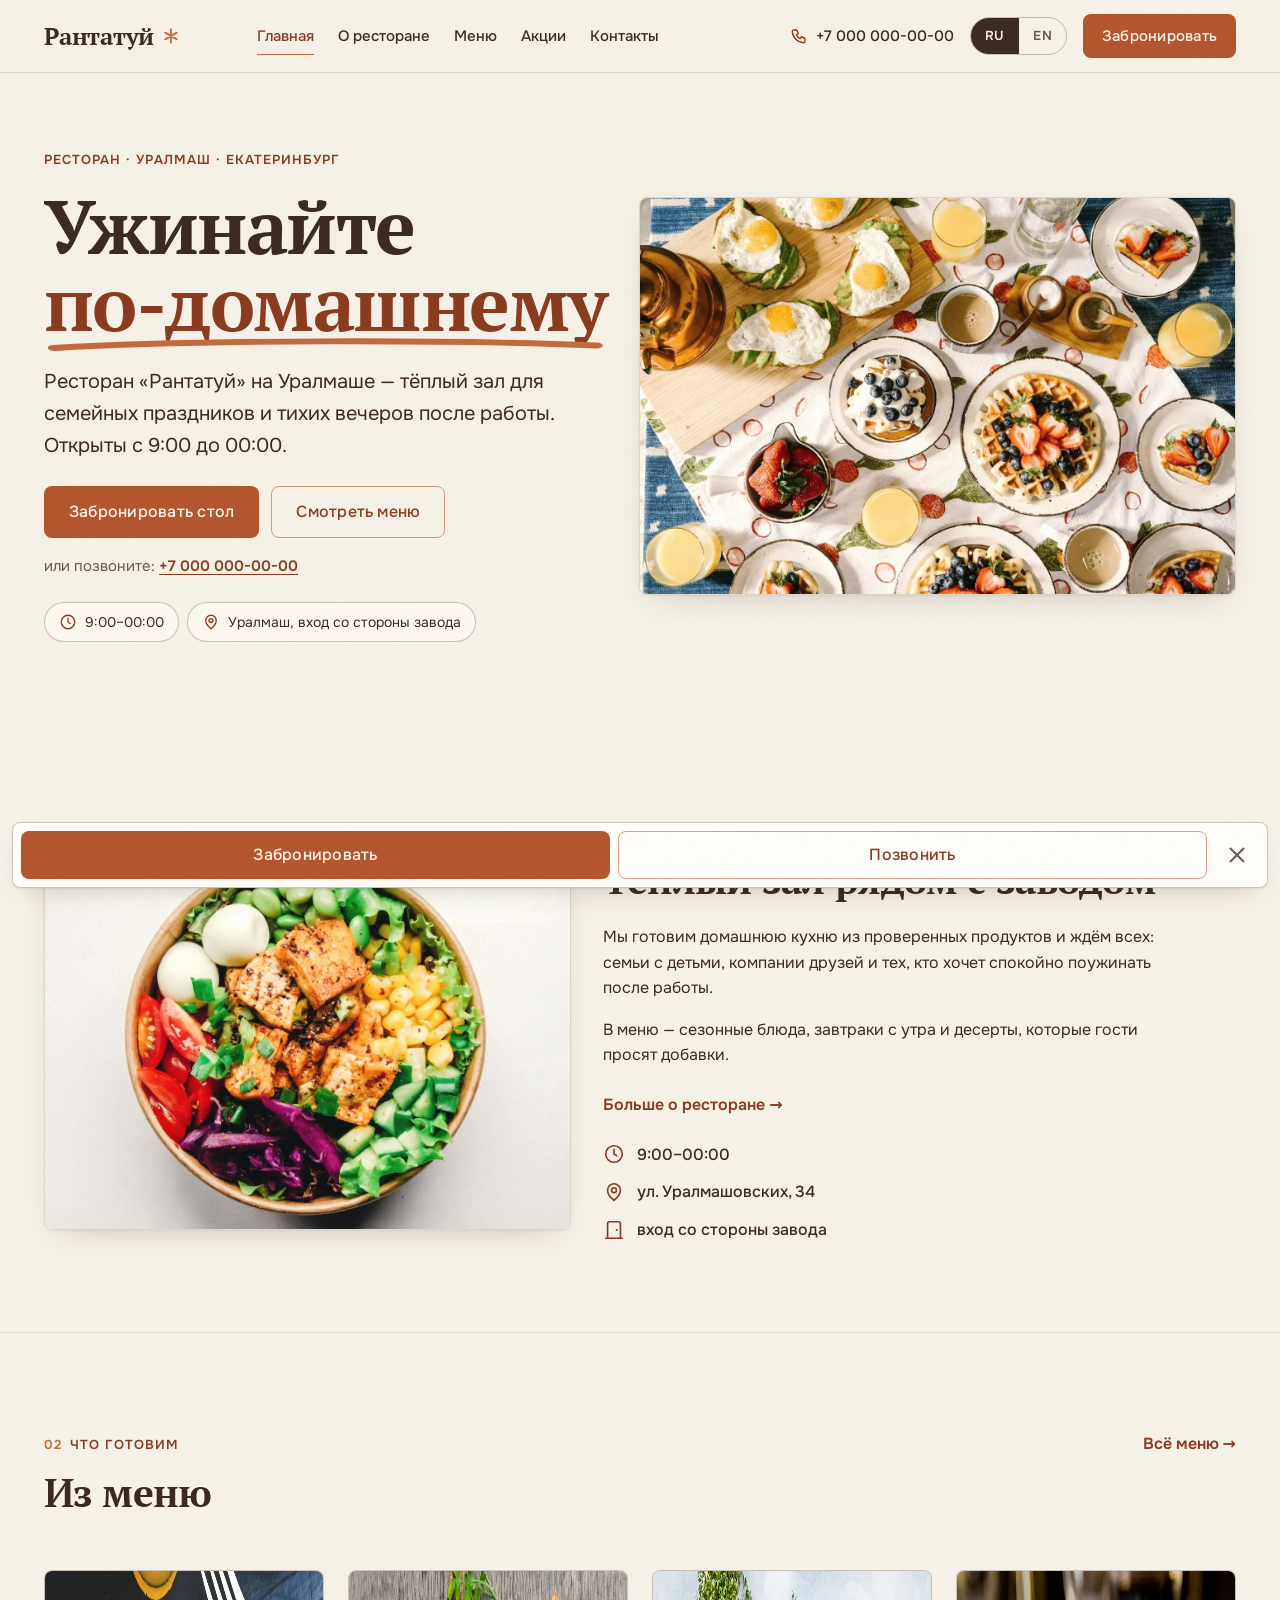
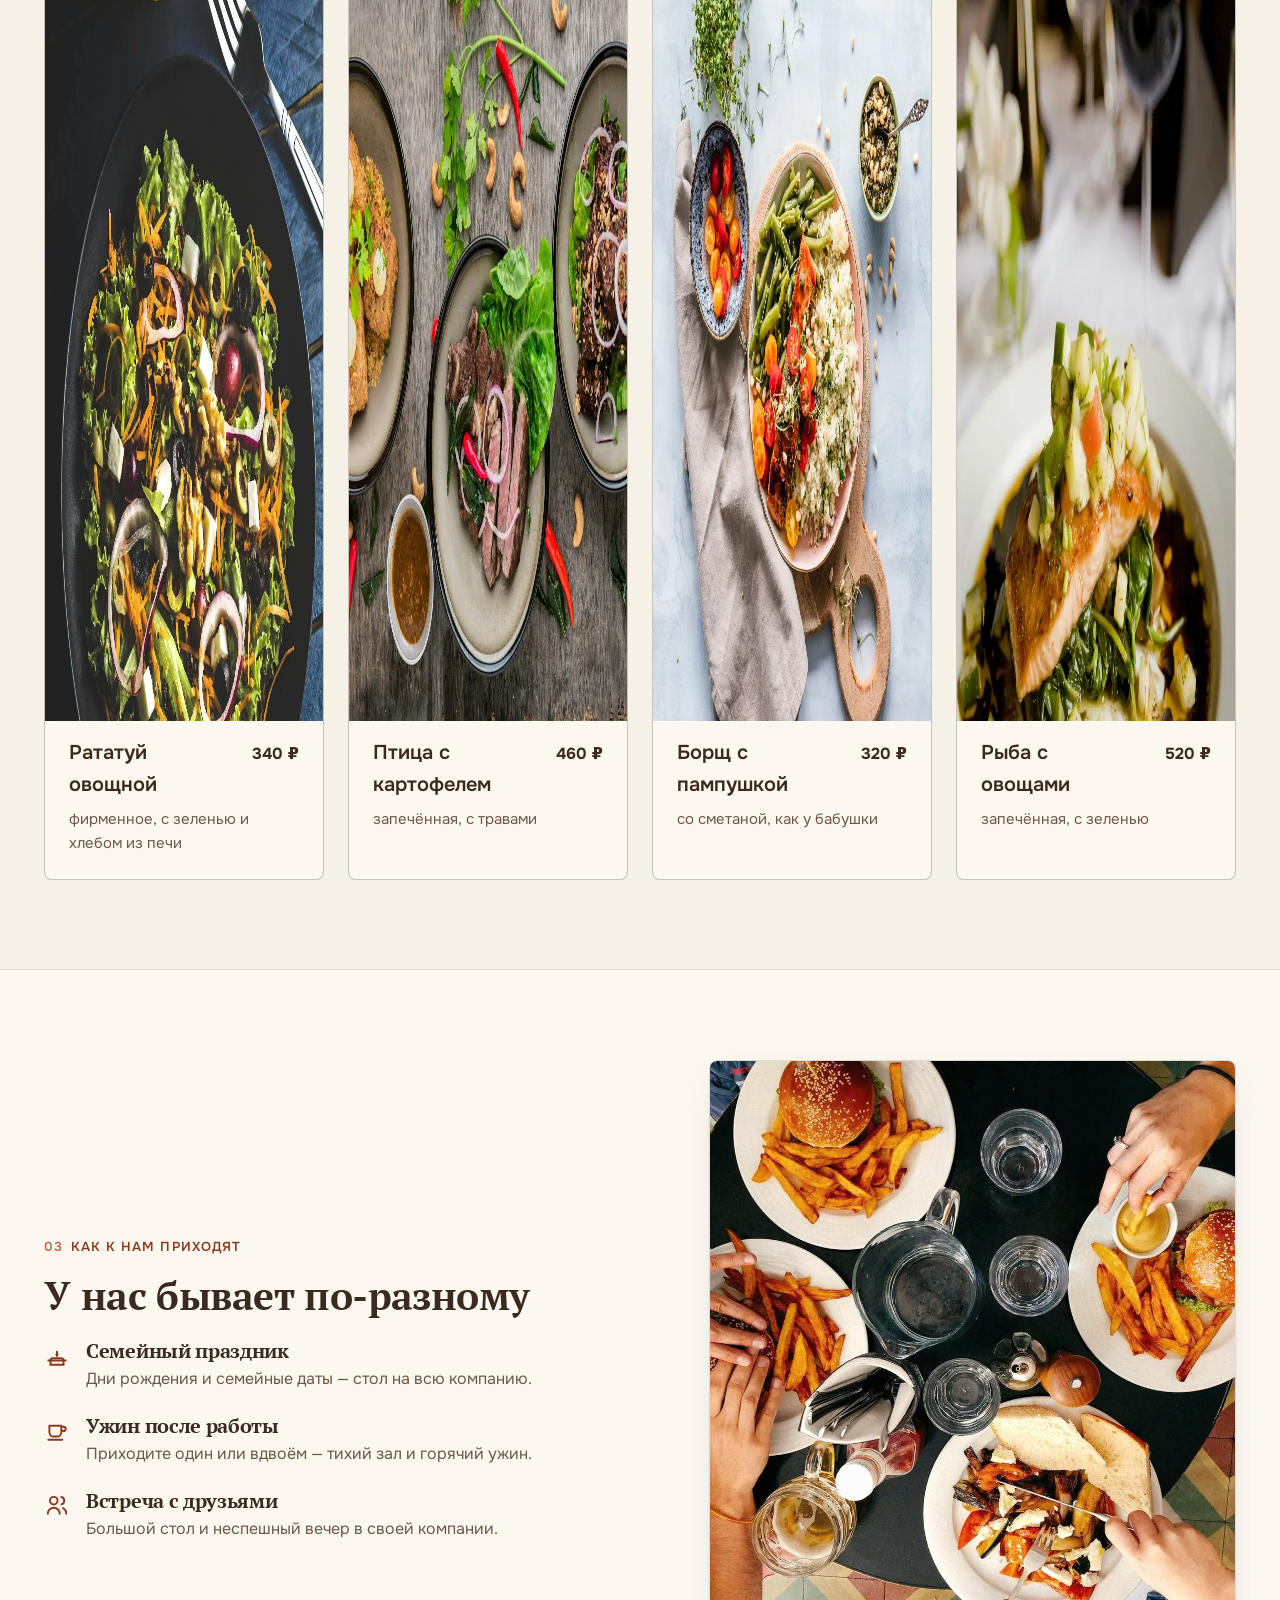
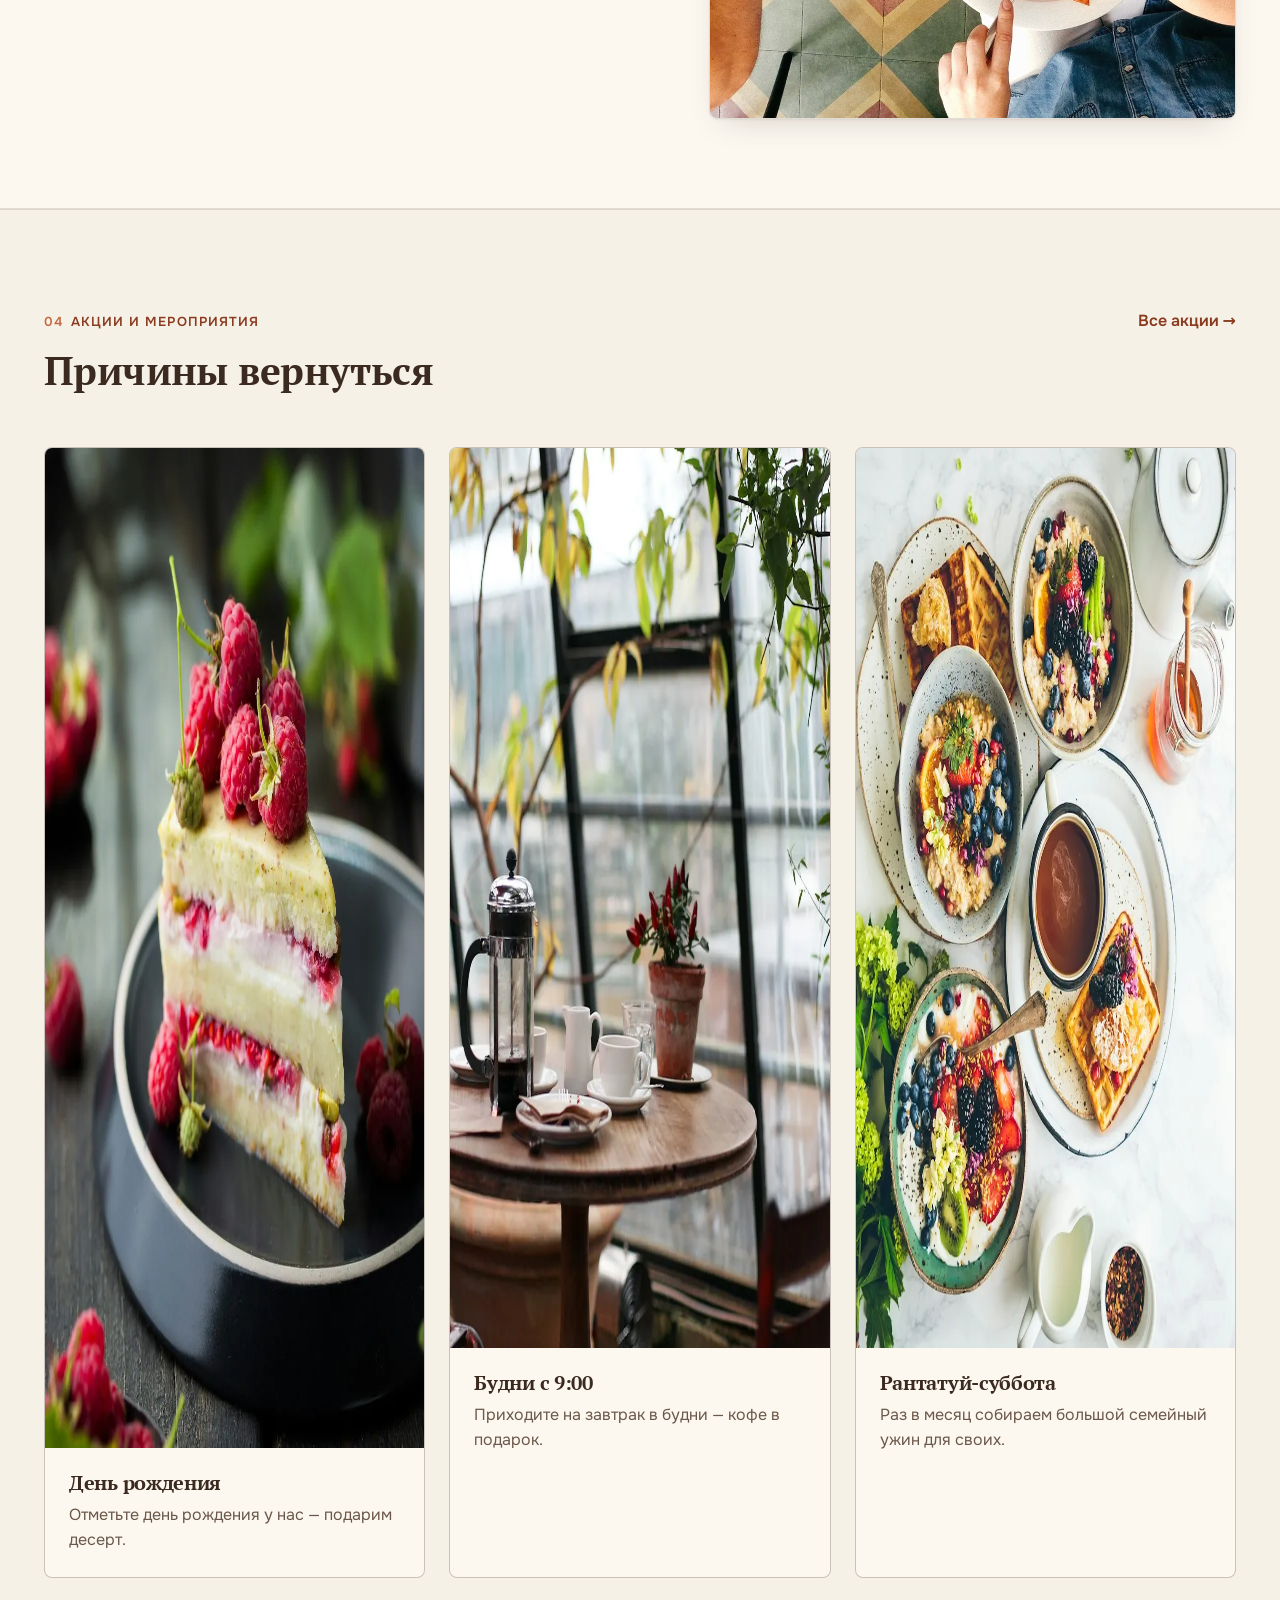
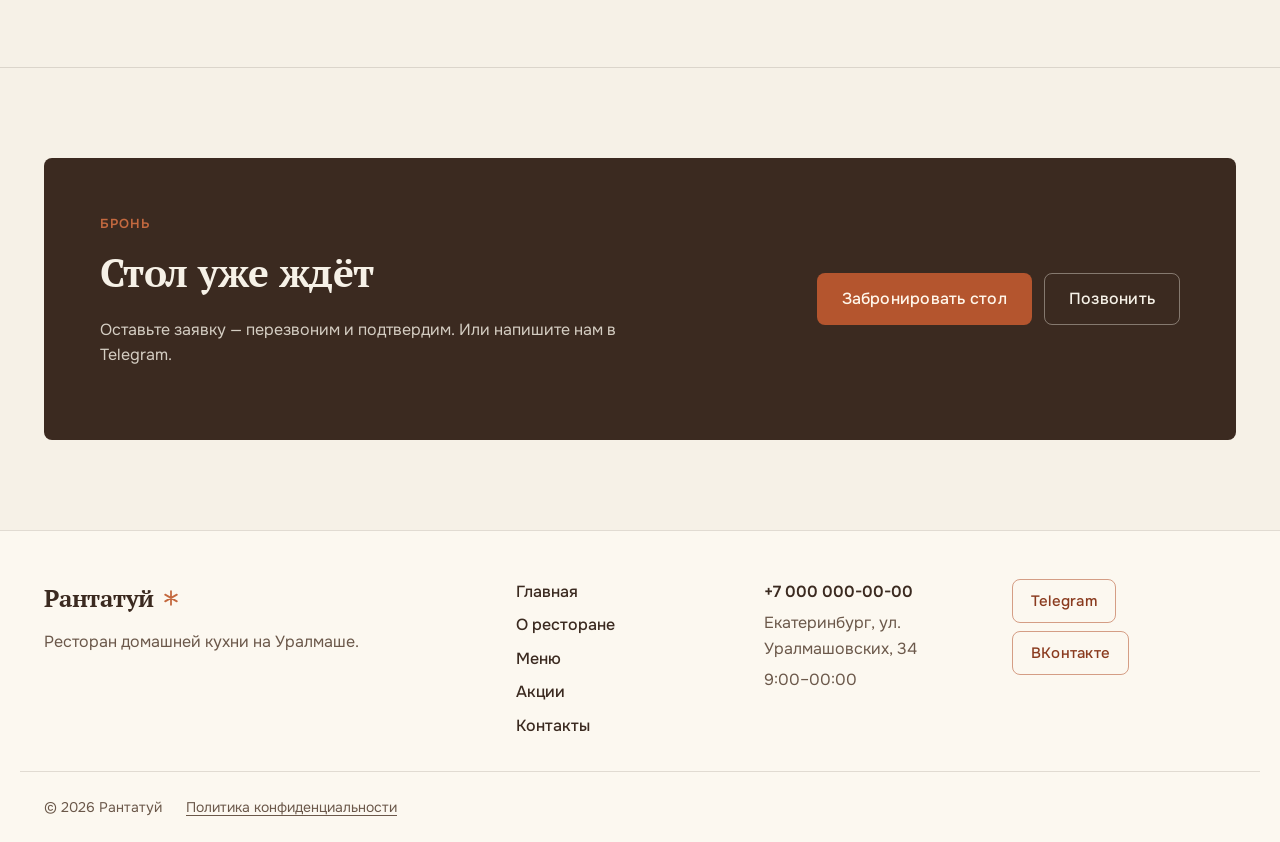
<file: index.html>
<!DOCTYPE html>
<html lang="ru">
<head>
  <meta charset="UTF-8">
  <meta name="viewport" content="width=device-width, initial-scale=1">
  <title>Рантатуй — ресторан на Уралмаше, Екатеринбург</title>
  <meta name="description" content="Ресторан «Рантатуй» на Уралмаше: домашняя кухня, тёплый зал, семейные праздники и ужины после работы. Открыты с 9:00 до 00:00. Бронь и доставка.">
  <meta property="og:type" content="website">
  <meta property="og:locale" content="ru_RU">
  <meta property="og:title" content="Рантатуй — ресторан на Уралмаше">
  <meta property="og:description" content="Домашняя кухня, тёплый зал, семейные праздники. Екатеринбург, Уралмаш, ул. Уралмашовских, 34. С 9:00 до 00:00.">
  <meta property="og:image" content="assets/img/hero.jpg">
  <link rel="icon" href="data:image/svg+xml,%3Csvg xmlns='http://www.w3.org/2000/svg' viewBox='0 0 24 24'%3E%3Cpath d='M12 3v18M4.2 7.5l15.6 9M19.8 7.5l-15.6 9' stroke='%23B4552E' stroke-width='2.4' stroke-linecap='round'/%3E%3C/svg%3E">
  <link rel="preload" as="image" type="image/webp" href="assets/img/hero.webp" fetchpriority="high">
  <link rel="stylesheet" href="assets/fonts/fonts.css">
  <link rel="stylesheet" href="css/styles.css">
</head>
<body data-page="home">
  <a class="skip" href="#main" data-i18n="g.skip">Перейти к содержимому</a>
  <div class="grain" aria-hidden="true"></div>

  <header class="header" id="top">
    <div class="container header__in">
      <a class="logo" href="index.html" aria-label="Рантатуй — на главную">
        <span class="logo__word">Рантатуй</span>
        <svg class="logo__mark" viewBox="0 0 24 24" aria-hidden="true"><path d="M12 3v18M4.2 7.5l15.6 9M19.8 7.5l-15.6 9" fill="none" stroke="currentColor" stroke-width="2.4" stroke-linecap="round"/></svg>
      </a>
      <nav class="nav" aria-label="Основная навигация">
        <a href="index.html" class="is-current" data-i18n="g.nav.home">Главная</a>
        <a href="about.html" data-i18n="g.nav.about">О ресторане</a>
        <a href="menu.html" data-i18n="g.nav.menu">Меню</a>
        <a href="promos.html" data-i18n="g.nav.promos">Акции</a>
        <a href="booking.html" data-i18n="g.nav.contacts">Контакты</a>
      </nav>
      <div class="header__right">
        <a class="phone" href="tel:+70000000000">
          <svg viewBox="0 0 24 24" aria-hidden="true"><path d="M5 4h4l2 5-2.5 1.5a11 11 0 0 0 5 5L15 13l5 2v4a2 2 0 0 1-2 2A16 16 0 0 1 3 6a2 2 0 0 1 2-2z" fill="none" stroke="currentColor" stroke-width="1.8" stroke-linejoin="round"/></svg>
          <span>+7 000 000-00-00</span>
        </a>
        <div class="lang" role="group" aria-label="Язык / Language">
          <button type="button" class="lang__btn is-active" data-lang="ru">RU</button>
          <button type="button" class="lang__btn" data-lang="en">EN</button>
        </div>
        <a class="btn btn--primary btn--sm header__cta" href="booking.html" data-i18n="g.cta.book">Забронировать</a>
        <input type="checkbox" id="mnav" class="mnav-input">
        <label for="mnav" class="burger" aria-label="Открыть меню"><span></span><span></span><span></span></label>
      </div>
    </div>
    <nav class="mnav" aria-label="Мобильная навигация">
      <a href="index.html" data-i18n="g.nav.home">Главная</a>
      <a href="about.html" data-i18n="g.nav.about">О ресторане</a>
      <a href="menu.html" data-i18n="g.nav.menu">Меню</a>
      <a href="promos.html" data-i18n="g.nav.promos">Акции</a>
      <a href="booking.html" data-i18n="g.nav.contacts">Контакты</a>
      <a class="mnav__phone" href="tel:+70000000000">+7 000 000-00-00</a>
    </nav>
  </header>

  <main id="main">
    <!-- HERO -->
    <section class="hero">
      <div class="container hero__grid">
        <div class="hero__text">
          <p class="overline" data-i18n="home.overline">Ресторан · Уралмаш · Екатеринбург</p>
          <h1 class="hero__title">
            <span data-i18n="home.title1">Ужинайте</span>
            <span class="u-scribble"><span data-i18n="home.title2">по-домашнему</span>
              <svg class="scribble" viewBox="0 0 220 14" aria-hidden="true" preserveAspectRatio="none"><path d="M4 10C60 3 160 3 216 8" fill="none" stroke="currentColor" stroke-width="5" stroke-linecap="round"/></svg>
            </span>
          </h1>
          <p class="hero__lead" data-i18n="home.lead">Ресторан «Рантатуй» на Уралмаше — тёплый зал для семейных праздников и тихих вечеров после работы. Открыты с 9:00 до 00:00.</p>
          <div class="hero__actions">
            <a class="btn btn--primary" href="booking.html" data-i18n="home.cta_book">Забронировать стол</a>
            <a class="btn btn--outline" href="menu.html" data-i18n="home.cta_menu">Смотреть меню</a>
          </div>
          <p class="hero__micro"><span data-i18n="home.micro">или позвоните:</span> <a href="tel:+70000000000">+7 000 000-00-00</a></p>
          <ul class="chips">
            <li class="chip">
              <svg viewBox="0 0 24 24" aria-hidden="true"><circle cx="12" cy="12" r="9" fill="none" stroke="currentColor" stroke-width="1.8"/><path d="M12 7v5l3 2" fill="none" stroke="currentColor" stroke-width="1.8" stroke-linecap="round"/></svg>
              <span data-i18n="home.chip_hours">9:00–00:00</span>
            </li>
            <li class="chip">
              <svg viewBox="0 0 24 24" aria-hidden="true"><path d="M12 21s-7-5.5-7-11a7 7 0 1 1 14 0c0 5.5-7 11-7 11z" fill="none" stroke="currentColor" stroke-width="1.8"/><circle cx="12" cy="10" r="2.6" fill="none" stroke="currentColor" stroke-width="1.8"/></svg>
              <span data-i18n="home.chip_addr">Уралмаш, вход со стороны завода</span>
            </li>
          </ul>
        </div>
        <figure class="hero__media photo">
          <picture>
            <source srcset="assets/img/hero.webp" type="image/webp">
            <img src="assets/img/hero.jpg" width="1440" height="960" fetchpriority="high" decoding="async"
                 alt="В ресторане «Рантатуй» столы накрыты к ужину" data-i18n-alt="home.alt_hero">
          </picture>
        </figure>
      </div>
    </section>

    <!-- О РЕСТОРАНЕ -->
    <section class="section about" id="about">
      <div class="container about__grid">
        <figure class="about__media photo">
          <picture>
            <source srcset="assets/img/about.webp" type="image/webp">
            <img src="assets/img/about.jpg" width="1200" height="900" loading="lazy" decoding="async"
                 alt="Блюдо домашней кухни крупным планом" data-i18n-alt="home.alt_about">
          </picture>
        </figure>
        <div class="about__text">
          <p class="overline"><span class="sec-num">01</span><span data-i18n="home.about_over">Рантатуй</span></p>
          <h2 class="h2" data-i18n="home.about_title">Тёплый зал рядом с заводом</h2>
          <p data-i18n="home.about_p1">Мы готовим домашнюю кухню из проверенных продуктов и ждём всех: семьи с детьми, компании друзей и тех, кто хочет спокойно поужинать после работы.</p>
          <p data-i18n="home.about_p2">В меню — сезонные блюда, завтраки с утра и десерты, которые гости просят добавки.</p>
          <a class="textlink" href="about.html" data-i18n="home.about_more">Больше о ресторане →</a>
          <ul class="facts">
            <li>
              <svg viewBox="0 0 24 24" aria-hidden="true"><circle cx="12" cy="12" r="9" fill="none" stroke="currentColor" stroke-width="1.8"/><path d="M12 7v5l3 2" fill="none" stroke="currentColor" stroke-width="1.8" stroke-linecap="round"/></svg>
              <span data-i18n="home.fact1">9:00–00:00</span>
            </li>
            <li>
              <svg viewBox="0 0 24 24" aria-hidden="true"><path d="M12 21s-7-5.5-7-11a7 7 0 1 1 14 0c0 5.5-7 11-7 11z" fill="none" stroke="currentColor" stroke-width="1.8"/><circle cx="12" cy="10" r="2.6" fill="none" stroke="currentColor" stroke-width="1.8"/></svg>
              <span data-i18n="home.fact2">ул. Уралмашовских, 34</span>
            </li>
            <li>
              <svg viewBox="0 0 24 24" aria-hidden="true"><path d="M5 21V5a2 2 0 0 1 2-2h10a2 2 0 0 1 2 2v16" fill="none" stroke="currentColor" stroke-width="1.8"/><path d="M3 21h18" stroke="currentColor" stroke-width="1.8" stroke-linecap="round"/><circle cx="15" cy="12" r="1.2" fill="currentColor"/></svg>
              <span data-i18n="home.fact3">вход со стороны завода</span>
            </li>
          </ul>
        </div>
      </div>
    </section>

    <!-- МЕНЮ-ПРЕВЬЮ -->
    <section class="section" id="menu-preview">
      <div class="container">
        <div class="section-head" style="display:flex;flex-wrap:wrap;align-items:baseline;justify-content:space-between;gap:var(--sp-4)">
          <div>
            <p class="overline"><span class="sec-num">02</span><span data-i18n="home.menu_over">Что готовим</span></p>
            <h2 class="h2" data-i18n="home.menu_title">Из меню</h2>
          </div>
          <a class="textlink" href="menu.html" data-i18n="home.menu_all">Всё меню →</a>
        </div>
        <div class="dishes">
          <article class="dish">
            <picture>
              <source srcset="assets/img/dish-veg.webp" type="image/webp">
              <img src="assets/img/dish-veg.jpg" width="1000" height="750" loading="lazy" decoding="async" alt="Овощное рагу с зеленью" data-i18n-alt="home.alt_d1">
            </picture>
            <div class="dish__body">
              <div class="dish__row"><span class="dish__name" data-i18n="home.d1n">Рататуй овощной</span><span class="dish__dots" aria-hidden="true"></span><span class="dish__price">340 ₽</span></div>
              <p class="dish__desc" data-i18n="home.d1d">фирменное, с зеленью и хлебом из печи</p>
            </div>
          </article>
          <article class="dish">
            <picture>
              <source srcset="assets/img/dish-meat.webp" type="image/webp">
              <img src="assets/img/dish-meat.jpg" width="1000" height="750" loading="lazy" decoding="async" alt="Мясное блюдо с розмарином" data-i18n-alt="home.alt_d2">
            </picture>
            <div class="dish__body">
              <div class="dish__row"><span class="dish__name" data-i18n="home.d2n">Птица с картофелем</span><span class="dish__dots" aria-hidden="true"></span><span class="dish__price">460 ₽</span></div>
              <p class="dish__desc" data-i18n="home.d2d">запечённая, с травами</p>
            </div>
          </article>
          <article class="dish">
            <picture>
              <source srcset="assets/img/soup.webp" type="image/webp">
              <img src="assets/img/soup.jpg" width="1000" height="750" loading="lazy" decoding="async" alt="Домашний суп в миске" data-i18n-alt="home.alt_d3">
            </picture>
            <div class="dish__body">
              <div class="dish__row"><span class="dish__name" data-i18n="home.d3n">Борщ с пампушкой</span><span class="dish__dots" aria-hidden="true"></span><span class="dish__price">320 ₽</span></div>
              <p class="dish__desc" data-i18n="home.d3d">со сметаной, как у бабушки</p>
            </div>
          </article>
          <article class="dish">
            <picture>
              <source srcset="assets/img/fish.webp" type="image/webp">
              <img src="assets/img/fish.jpg" width="1000" height="750" loading="lazy" decoding="async" alt="Рыба с овощами" data-i18n-alt="home.alt_d4">
            </picture>
            <div class="dish__body">
              <div class="dish__row"><span class="dish__name" data-i18n="home.d4n">Рыба с овощами</span><span class="dish__dots" aria-hidden="true"></span><span class="dish__price">520 ₽</span></div>
              <p class="dish__desc" data-i18n="home.d4d">запечённая, с зеленью</p>
            </div>
          </article>
        </div>
      </div>
    </section>

    <!-- СЦЕНАРИИ -->
    <section class="section scen" id="scenarios">
      <div class="container scen__grid">
        <div class="scen__text">
          <p class="overline"><span class="sec-num">03</span><span data-i18n="home.scen_over">Как к нам приходят</span></p>
          <h2 class="h2" data-i18n="home.scen_title">У нас бывает по-разному</h2>
          <ul class="scen__list">
            <li>
              <svg viewBox="0 0 24 24" aria-hidden="true"><path d="M5 21h14M6 21v-4a2 2 0 0 1 2-2h8a2 2 0 0 1 2 2v4" fill="none" stroke="currentColor" stroke-width="1.8"/><path d="M12 13V9" stroke="currentColor" stroke-width="1.8" stroke-linecap="round"/><path d="M12 9c.9 1.1 1.4 1.8 1.4 2.6a1.4 1.4 0 1 1-2.8 0c0-.8.5-1.5 1.4-2.6z" fill="currentColor"/><path d="M4 17h16" stroke="currentColor" stroke-width="1.8" stroke-linecap="round"/></svg>
              <div>
                <h3 data-i18n="home.i1t">Семейный праздник</h3>
                <p data-i18n="home.i1d">Дни рождения и семейные даты — стол на всю компанию.</p>
              </div>
            </li>
            <li>
              <svg viewBox="0 0 24 24" aria-hidden="true"><path d="M5 8h11v6a4 4 0 0 1-4 4H9a4 4 0 0 1-4-4V8z" fill="none" stroke="currentColor" stroke-width="1.8"/><path d="M16 9h2a2 2 0 0 1 0 4h-2" fill="none" stroke="currentColor" stroke-width="1.8"/><path d="M4 21h13" stroke="currentColor" stroke-width="1.8" stroke-linecap="round"/></svg>
              <div>
                <h3 data-i18n="home.i2t">Ужин после работы</h3>
                <p data-i18n="home.i2d">Приходите один или вдвоём — тихий зал и горячий ужин.</p>
              </div>
            </li>
            <li>
              <svg viewBox="0 0 24 24" aria-hidden="true"><circle cx="9" cy="8" r="3.5" fill="none" stroke="currentColor" stroke-width="1.8"/><path d="M3.5 20a5.5 5.5 0 0 1 11 0" fill="none" stroke="currentColor" stroke-width="1.8" stroke-linecap="round"/><path d="M16 4.6a3.5 3.5 0 0 1 0 6.8" fill="none" stroke="currentColor" stroke-width="1.8" stroke-linecap="round"/><path d="M17.5 14.8a5.5 5.5 0 0 1 3 5.2" fill="none" stroke="currentColor" stroke-width="1.8" stroke-linecap="round"/></svg>
              <div>
                <h3 data-i18n="home.i3t">Встреча с друзьями</h3>
                <p data-i18n="home.i3d">Большой стол и неспешный вечер в своей компании.</p>
              </div>
            </li>
          </ul>
        </div>
        <figure class="scen__media photo">
          <picture>
            <source srcset="assets/img/scenarios.webp" type="image/webp">
            <img src="assets/img/scenarios.jpg" width="1000" height="1250" loading="lazy" decoding="async"
                 alt="Накрытый стол с блюдами в ресторане" data-i18n-alt="home.alt_scen">
          </picture>
        </figure>
      </div>
    </section>

    <!-- ПРИЧИНЫ ВЕРНУТЬСЯ -->
    <section class="section promos" id="reasons">
      <div class="container">
        <div class="section-head" style="display:flex;flex-wrap:wrap;align-items:baseline;justify-content:space-between;gap:var(--sp-4)">
          <div>
            <p class="overline"><span class="sec-num">04</span><span data-i18n="home.promos_over">Акции и мероприятия</span></p>
            <h2 class="h2" data-i18n="home.promos_title">Причины вернуться</h2>
          </div>
          <a class="textlink" href="promos.html" data-i18n="home.promos_all">Все акции →</a>
        </div>
        <div class="promos__grid">
          <article class="pcard">
            <picture>
              <source srcset="assets/img/dessert.webp" type="image/webp">
              <img src="assets/img/dessert.jpg" width="1000" height="1000" loading="lazy" decoding="async" alt="Домашний десерт с ягодами" data-i18n-alt="home.alt_p1">
            </picture>
            <div class="pcard__body">
              <h3 data-i18n="home.p1t">День рождения</h3>
              <p data-i18n="home.p1d">Отметьте день рождения у нас — подарим десерт.</p>
            </div>
          </article>
          <article class="pcard">
            <picture>
              <source srcset="assets/img/coffee.webp" type="image/webp">
              <img src="assets/img/coffee.jpg" width="900" height="900" loading="lazy" decoding="async" alt="Чашка кофе и французский пресс" data-i18n-alt="home.alt_p2">
            </picture>
            <div class="pcard__body">
              <h3 data-i18n="home.p2t">Будни с 9:00</h3>
              <p data-i18n="home.p2d">Приходите на завтрак в будни — кофе в подарок.</p>
            </div>
          </article>
          <article class="pcard">
            <picture>
              <source srcset="assets/img/saturday.webp" type="image/webp">
              <img src="assets/img/saturday.jpg" width="900" height="900" loading="lazy" decoding="async" alt="Большой стол с блюдами, вид сверху" data-i18n-alt="home.alt_p3">
            </picture>
            <div class="pcard__body">
              <h3 data-i18n="home.p3t">Рантатуй-суббота</h3>
              <p data-i18n="home.p3d">Раз в месяц собираем большой семейный ужин для своих.</p>
            </div>
          </article>
        </div>
      </div>
    </section>

    <!-- CTA -->
    <section class="section">
      <div class="container">
        <div class="band">
          <div class="band__in">
            <div>
              <p class="overline" data-i18n="home.band_over">Бронь</p>
              <h2 class="h2" data-i18n="home.band_title">Стол уже ждёт</h2>
              <p data-i18n="home.band_p">Оставьте заявку — перезвоним и подтвердим. Или напишите нам в Telegram.</p>
            </div>
            <div class="band__actions">
              <a class="btn btn--primary" href="booking.html" data-i18n="home.band_cta">Забронировать стол</a>
              <a class="btn btn--outline" href="tel:+70000000000" data-i18n="home.band_call">Позвонить</a>
            </div>
          </div>
        </div>
      </div>
    </section>
  </main>

  <footer class="footer">
    <div class="container footer__grid">
      <div class="footer__brand">
        <a class="logo" href="index.html"><span class="logo__word">Рантатуй</span>
          <svg class="logo__mark" viewBox="0 0 24 24" aria-hidden="true"><path d="M12 3v18M4.2 7.5l15.6 9M19.8 7.5l-15.6 9" fill="none" stroke="currentColor" stroke-width="2.4" stroke-linecap="round"/></svg>
        </a>
        <p class="muted" data-i18n="g.footer_tagline">Ресторан домашней кухни на Уралмаше.</p>
      </div>
      <nav class="footer__nav" aria-label="Навигация в подвале">
        <a href="index.html" data-i18n="g.nav.home">Главная</a>
        <a href="about.html" data-i18n="g.nav.about">О ресторане</a>
        <a href="menu.html" data-i18n="g.nav.menu">Меню</a>
        <a href="promos.html" data-i18n="g.nav.promos">Акции</a>
        <a href="booking.html" data-i18n="g.nav.contacts">Контакты</a>
      </nav>
      <div class="footer__contacts">
        <p><a href="tel:+70000000000">+7 000 000-00-00</a></p>
        <p class="muted" data-i18n="g.footer_addr">Екатеринбург, ул. Уралмашовских, 34</p>
        <p class="muted" data-i18n="g.footer_hours">9:00–00:00</p>
      </div>
      <div class="footer__social">
        <a class="btn btn--outline btn--sm" href="https://t.me/telegram" target="_blank" rel="noopener" data-i18n="g.tg">Telegram</a>
        <a class="btn btn--outline btn--sm" href="https://vk.com/vk" target="_blank" rel="noopener" data-i18n="g.vk">ВКонтакте</a>
      </div>
    </div>
    <div class="container footer__bottom">
      <p class="muted">© 2026 Рантатуй</p>
      <a class="muted" href="#" data-i18n="g.footer_policy">Политика конфиденциальности</a>
    </div>
  </footer>

  <div class="stickybar" id="stickybar" hidden>
    <a class="btn btn--primary" href="booking.html" data-i18n="g.sticky_book">Забронировать</a>
    <a class="btn btn--outline" href="tel:+70000000000" data-i18n="g.sticky_call">Позвонить</a>
    <button type="button" class="stickybar__close" id="stickyclose" aria-label="Скрыть панель"></button>
  </div>

  <script src="js/main.js" defer></script>
</body>
</html>
</file>
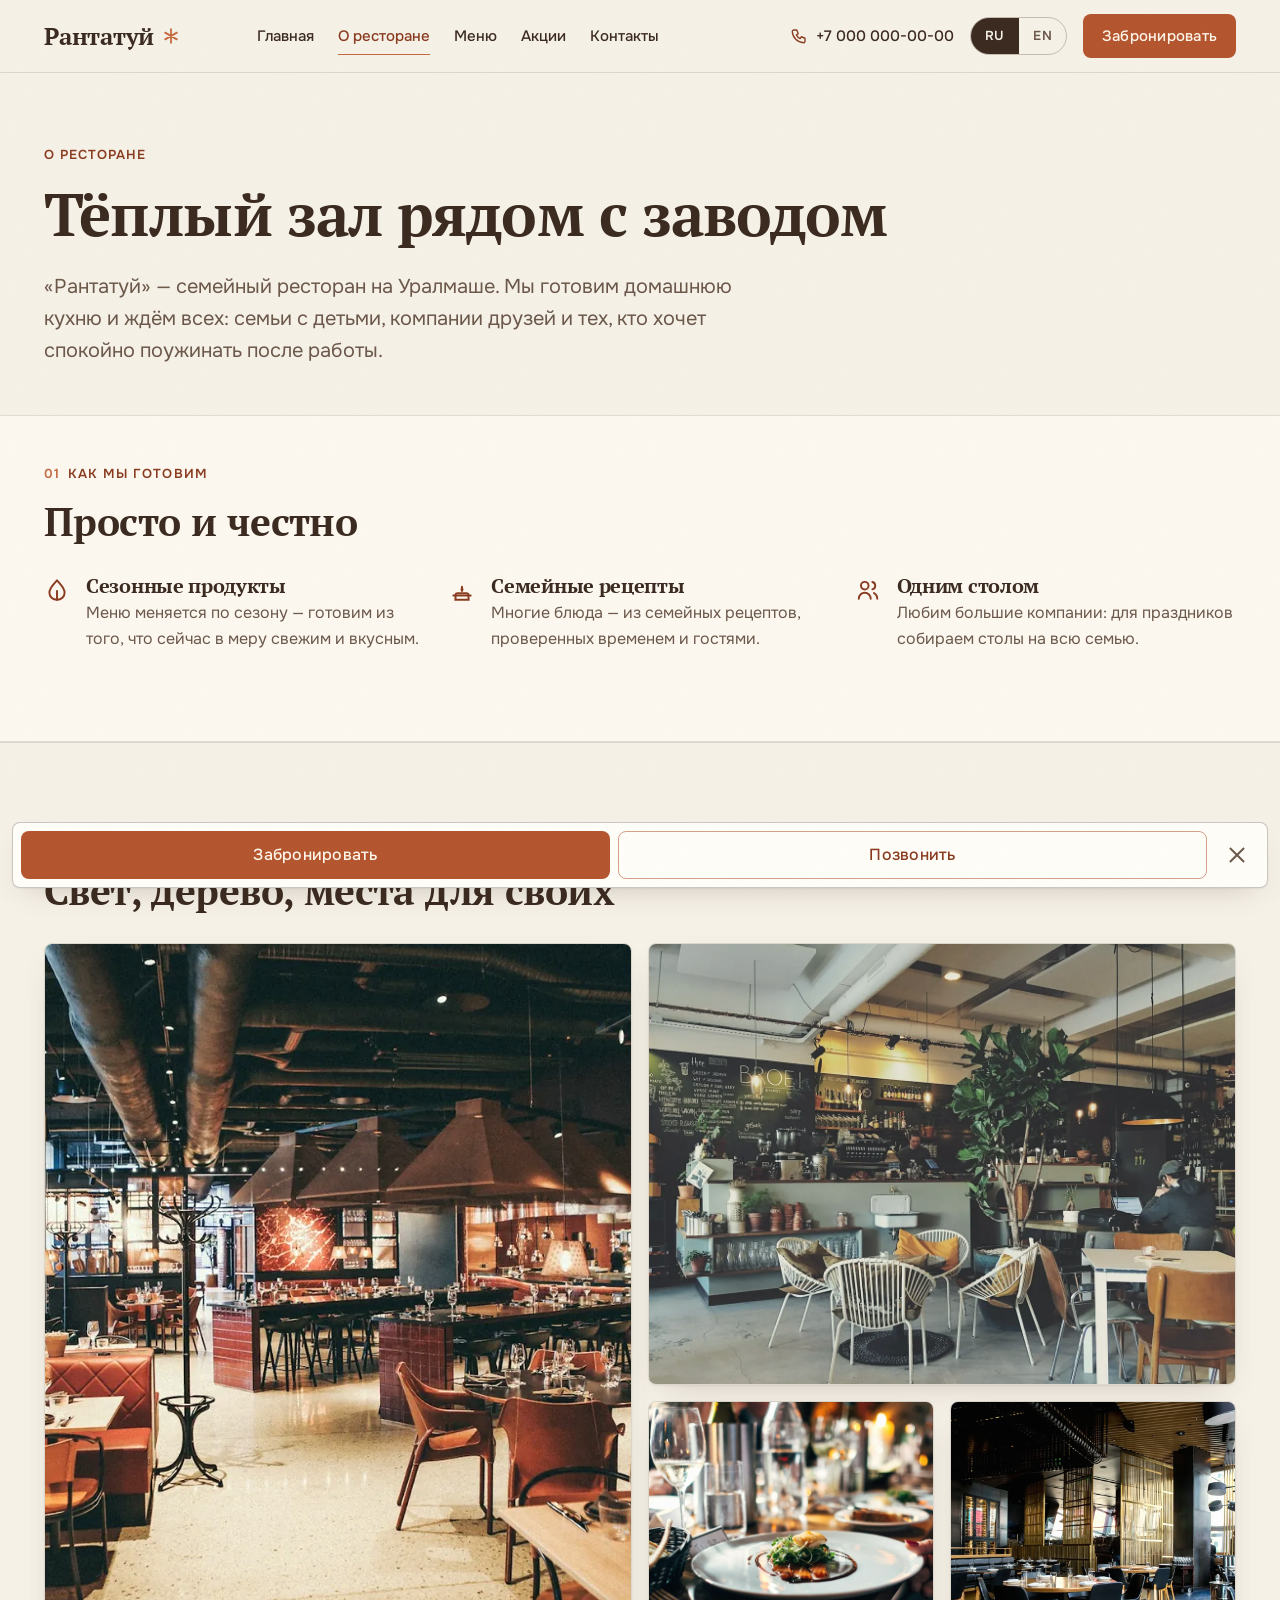
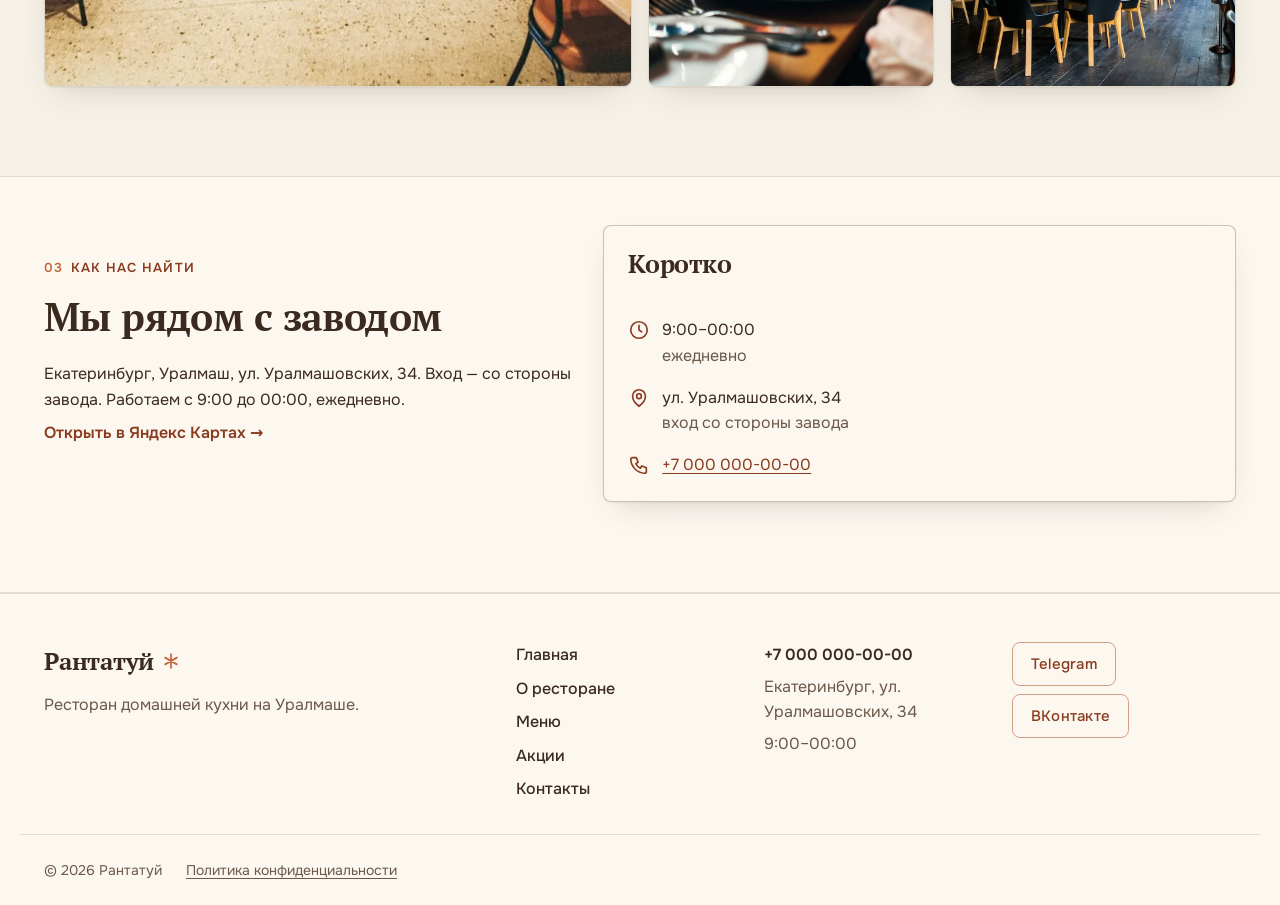
<file: about.html>
<!DOCTYPE html>
<html lang="ru">
<head>
  <meta charset="UTF-8">
  <meta name="viewport" content="width=device-width, initial-scale=1">
  <title>О ресторане — Рантатуй, Уралмаш</title>
  <meta name="description" content="О ресторане «Рантатуй» на Уралмаше: тёплый зал, домашняя кухня, семейные праздники. Вход со стороны завода.">
  <meta property="og:type" content="website">
  <meta property="og:locale" content="ru_RU">
  <meta property="og:title" content="О ресторане — Рантатуй">
  <meta property="og:description" content="Тёплый зал на Уралмаше: домашняя кухня, семейные праздники, спокойные ужины после работы.">
  <meta property="og:image" content="assets/img/interior-a.jpg">
  <link rel="icon" href="data:image/svg+xml,%3Csvg xmlns='http://www.w3.org/2000/svg' viewBox='0 0 24 24'%3E%3Cpath d='M12 3v18M4.2 7.5l15.6 9M19.8 7.5l-15.6 9' stroke='%23B4552E' stroke-width='2.4' stroke-linecap='round'/%3E%3C/svg%3E">
  <link rel="stylesheet" href="assets/fonts/fonts.css">
  <link rel="stylesheet" href="css/styles.css">
</head>
<body data-page="about">
  <a class="skip" href="#main" data-i18n="g.skip">Перейти к содержимому</a>
  <div class="grain" aria-hidden="true"></div>

  <header class="header" id="top">
    <div class="container header__in">
      <a class="logo" href="index.html" aria-label="Рантатуй — на главную">
        <span class="logo__word">Рантатуй</span>
        <svg class="logo__mark" viewBox="0 0 24 24" aria-hidden="true"><path d="M12 3v18M4.2 7.5l15.6 9M19.8 7.5l-15.6 9" fill="none" stroke="currentColor" stroke-width="2.4" stroke-linecap="round"/></svg>
      </a>
      <nav class="nav" aria-label="Основная навигация">
        <a href="index.html" data-i18n="g.nav.home">Главная</a>
        <a href="about.html" class="is-current" data-i18n="g.nav.about">О ресторане</a>
        <a href="menu.html" data-i18n="g.nav.menu">Меню</a>
        <a href="promos.html" data-i18n="g.nav.promos">Акции</a>
        <a href="booking.html" data-i18n="g.nav.contacts">Контакты</a>
      </nav>
      <div class="header__right">
        <a class="phone" href="tel:+70000000000">
          <svg viewBox="0 0 24 24" aria-hidden="true"><path d="M5 4h4l2 5-2.5 1.5a11 11 0 0 0 5 5L15 13l5 2v4a2 2 0 0 1-2 2A16 16 0 0 1 3 6a2 2 0 0 1 2-2z" fill="none" stroke="currentColor" stroke-width="1.8" stroke-linejoin="round"/></svg>
          <span>+7 000 000-00-00</span>
        </a>
        <div class="lang" role="group" aria-label="Язык / Language">
          <button type="button" class="lang__btn is-active" data-lang="ru">RU</button>
          <button type="button" class="lang__btn" data-lang="en">EN</button>
        </div>
        <a class="btn btn--primary btn--sm header__cta" href="booking.html" data-i18n="g.cta.book">Забронировать</a>
        <input type="checkbox" id="mnav" class="mnav-input">
        <label for="mnav" class="burger" aria-label="Открыть меню"><span></span><span></span><span></span></label>
      </div>
    </div>
    <nav class="mnav" aria-label="Мобильная навигация">
      <a href="index.html" data-i18n="g.nav.home">Главная</a>
      <a href="about.html" data-i18n="g.nav.about">О ресторане</a>
      <a href="menu.html" data-i18n="g.nav.menu">Меню</a>
      <a href="promos.html" data-i18n="g.nav.promos">Акции</a>
      <a href="booking.html" data-i18n="g.nav.contacts">Контакты</a>
      <a class="mnav__phone" href="tel:+70000000000">+7 000 000-00-00</a>
    </nav>
  </header>

  <main id="main">
    <!-- ШАПКА -->
    <section class="page-hero">
      <div class="container">
        <p class="overline">О ресторане</p>
        <h1 class="h2" style="font-size:clamp(2.25rem,5vw,3.75rem)" data-i18n="about.title">Тёплый зал рядом с заводом</h1>
        <p class="lead" data-i18n="about.lead">«Рантатуй» — семейный ресторан на Уралмаше. Мы готовим домашнюю кухню и ждём всех: семьи с детьми, компании друзей и тех, кто хочет спокойно поужинать после работы.</p>
      </div>
    </section>

    <!-- КАК МЫ ГОТОВИМ -->
    <section class="section scen" style="padding-top:var(--sp-12)">
      <div class="container">
        <div class="section-head">
          <p class="overline"><span class="sec-num">01</span><span data-i18n="about.how_over">Как мы готовим</span></p>
          <h2 class="h2" data-i18n="about.how_title">Просто и честно</h2>
        </div>
        <ul class="scen__list" style="grid-template-columns:repeat(auto-fit,minmax(240px,1fr));display:grid;gap:var(--sp-6);margin-top:0">
          <li>
            <svg viewBox="0 0 24 24" aria-hidden="true"><path d="M12 21c-4 0-7-2.6-7-6.5C5 10 9 7 12 3c3 4 7 7 7 11.5 0 3.9-3 6.5-7 6.5z" fill="none" stroke="currentColor" stroke-width="1.8" stroke-linejoin="round"/><path d="M12 21v-8" stroke="currentColor" stroke-width="1.8" stroke-linecap="round"/></svg>
            <div>
              <h3 data-i18n="about.h1t">Сезонные продукты</h3>
              <p data-i18n="about.h1d">Меню меняется по сезону — готовим из того, что сейчас в меру свежим и вкусным.</p>
            </div>
          </li>
          <li>
            <svg viewBox="0 0 24 24" aria-hidden="true"><path d="M5 21h14M6 21v-4a2 2 0 0 1 2-2h8a2 2 0 0 1 2 2v4" fill="none" stroke="currentColor" stroke-width="1.8"/><path d="M12 13V9" stroke="currentColor" stroke-width="1.8" stroke-linecap="round"/><path d="M12 9c.9 1.1 1.4 1.8 1.4 2.6a1.4 1.4 0 1 1-2.8 0c0-.8.5-1.5 1.4-2.6z" fill="currentColor"/><path d="M4 17h16" stroke="currentColor" stroke-width="1.8" stroke-linecap="round"/></svg>
            <div>
              <h3 data-i18n="about.h2t">Семейные рецепты</h3>
              <p data-i18n="about.h2d">Многие блюда — из семейных рецептов, проверенных временем и гостями.</p>
            </div>
          </li>
          <li>
            <svg viewBox="0 0 24 24" aria-hidden="true"><circle cx="9" cy="8" r="3.5" fill="none" stroke="currentColor" stroke-width="1.8"/><path d="M3.5 20a5.5 5.5 0 0 1 11 0" fill="none" stroke="currentColor" stroke-width="1.8" stroke-linecap="round"/><path d="M16 4.6a3.5 3.5 0 0 1 0 6.8" fill="none" stroke="currentColor" stroke-width="1.8" stroke-linecap="round"/><path d="M17.5 14.8a5.5 5.5 0 0 1 3 5.2" fill="none" stroke="currentColor" stroke-width="1.8" stroke-linecap="round"/></svg>
            <div>
              <h3 data-i18n="about.h3t">Одним столом</h3>
              <p data-i18n="about.h3d">Любим большие компании: для праздников собираем столы на всю семью.</p>
            </div>
          </li>
        </ul>
      </div>
    </section>

    <!-- ГАЛЕРЕЯ -->
    <section class="section" id="gallery">
      <div class="container">
        <div class="section-head">
          <p class="overline"><span class="sec-num">02</span><span data-i18n="about.gal_over">Зал</span></p>
          <h2 class="h2" data-i18n="about.gal_title">Свет, дерево, места для своих</h2>
        </div>
        <div class="gallery">
          <figure class="g-big">
            <picture>
              <source srcset="assets/img/interior-a.webp" type="image/webp">
              <img src="assets/img/interior-a.jpg" width="1200" height="900" loading="lazy" decoding="async"
                   alt="Основной зал ресторана с деревянными столами" data-i18n-alt="about.alt_g1">
            </picture>
          </figure>
          <figure class="g-sm">
            <picture>
              <source srcset="assets/img/interior-b.webp" type="image/webp">
              <img src="assets/img/interior-b.jpg" width="1200" height="900" loading="lazy" decoding="async"
                   alt="Уголок зала с мягким светом" data-i18n-alt="about.alt_g2">
            </picture>
          </figure>
          <figure class="g-sm">
            <picture>
              <source srcset="assets/img/atmosphere.webp" type="image/webp">
              <img src="assets/img/atmosphere.jpg" width="1200" height="1200" loading="lazy" decoding="async"
                   alt="Вечерняя сервировка стола" data-i18n-alt="about.alt_g3">
            </picture>
          </figure>
          <figure class="g-sm">
            <picture>
              <source srcset="assets/img/interior-c.webp" type="image/webp">
              <img src="assets/img/interior-c.jpg" width="1200" height="900" loading="lazy" decoding="async"
                   alt="Столики у окна в зале ресторана" data-i18n-alt="about.alt_g4">
            </picture>
          </figure>
        </div>
      </div>
    </section>

    <!-- КАК НАС НАЙТИ -->
    <section class="section scen" id="find" style="padding-top:var(--sp-12)">
      <div class="container about__grid" style="align-items:center">
        <div>
          <p class="overline"><span class="sec-num">03</span><span data-i18n="about.find_over">Как нас найти</span></p>
          <h2 class="h2" data-i18n="about.find_title">Мы рядом с заводом</h2>
          <p data-i18n="about.find_p">Екатеринбург, Уралмаш, ул. Уралмашовских, 34. Вход — со стороны завода. Работаем с 9:00 до 00:00, ежедневно.</p>
          <p style="margin-bottom:var(--sp-6)"><a class="textlink" href="https://yandex.ru/maps/?text=%D0%95%D0%BA%D0%B0%D1%82%D0%B5%D1%80%D0%B8%D0%BD%D0%B1%D1%83%D1%80%D0%B3%2C%20%D1%83%D0%BB%D0%B8%D1%86%D0%B0%20%D0%A3%D1%80%D0%B0%D0%BB%D0%BC%D0%B0%D1%88%D0%BE%D0%B2%D1%81%D0%BA%D0%B8%D1%85%2C%2034" target="_blank" rel="noopener" data-i18n="about.map">Открыть в Яндекс Картах →</a></p>
        </div>
        <div class="contacts__card">
          <h2 class="h3" data-i18n="about.c_title">Коротко</h2>
          <ul class="contacts__list">
            <li>
              <svg viewBox="0 0 24 24" aria-hidden="true"><circle cx="12" cy="12" r="9" fill="none" stroke="currentColor" stroke-width="1.8"/><path d="M12 7v5l3 2" fill="none" stroke="currentColor" stroke-width="1.8" stroke-linecap="round"/></svg>
              <div><p data-i18n="about.c_hours">9:00–00:00</p><p class="muted" data-i18n="about.c_hours_n">ежедневно</p></div>
            </li>
            <li>
              <svg viewBox="0 0 24 24" aria-hidden="true"><path d="M12 21s-7-5.5-7-11a7 7 0 1 1 14 0c0 5.5-7 11-7 11z" fill="none" stroke="currentColor" stroke-width="1.8"/><circle cx="12" cy="10" r="2.6" fill="none" stroke="currentColor" stroke-width="1.8"/></svg>
              <div><p data-i18n="about.c_addr">ул. Уралмашовских, 34</p><p class="muted" data-i18n="about.c_addr_n">вход со стороны завода</p></div>
            </li>
            <li>
              <svg viewBox="0 0 24 24" aria-hidden="true"><path d="M5 4h4l2 5-2.5 1.5a11 11 0 0 0 5 5L15 13l5 2v4a2 2 0 0 1-2 2A16 16 0 0 1 3 6a2 2 0 0 1 2-2z" fill="none" stroke="currentColor" stroke-width="1.8" stroke-linejoin="round"/></svg>
              <div><p><a href="tel:+70000000000">+7 000 000-00-00</a></p></div>
            </li>
          </ul>
        </div>
      </div>
    </section>
  </main>

  <footer class="footer">
    <div class="container footer__grid">
      <div class="footer__brand">
        <a class="logo" href="index.html"><span class="logo__word">Рантатуй</span>
          <svg class="logo__mark" viewBox="0 0 24 24" aria-hidden="true"><path d="M12 3v18M4.2 7.5l15.6 9M19.8 7.5l-15.6 9" fill="none" stroke="currentColor" stroke-width="2.4" stroke-linecap="round"/></svg>
        </a>
        <p class="muted" data-i18n="g.footer_tagline">Ресторан домашней кухни на Уралмаше.</p>
      </div>
      <nav class="footer__nav" aria-label="Навигация в подвале">
        <a href="index.html" data-i18n="g.nav.home">Главная</a>
        <a href="about.html" data-i18n="g.nav.about">О ресторане</a>
        <a href="menu.html" data-i18n="g.nav.menu">Меню</a>
        <a href="promos.html" data-i18n="g.nav.promos">Акции</a>
        <a href="booking.html" data-i18n="g.nav.contacts">Контакты</a>
      </nav>
      <div class="footer__contacts">
        <p><a href="tel:+70000000000">+7 000 000-00-00</a></p>
        <p class="muted" data-i18n="g.footer_addr">Екатеринбург, ул. Уралмашовских, 34</p>
        <p class="muted" data-i18n="g.footer_hours">9:00–00:00</p>
      </div>
      <div class="footer__social">
        <a class="btn btn--outline btn--sm" href="https://t.me/telegram" target="_blank" rel="noopener" data-i18n="g.tg">Telegram</a>
        <a class="btn btn--outline btn--sm" href="https://vk.com/vk" target="_blank" rel="noopener" data-i18n="g.vk">ВКонтакте</a>
      </div>
    </div>
    <div class="container footer__bottom">
      <p class="muted">© 2026 Рантатуй</p>
      <a class="muted" href="#" data-i18n="g.footer_policy">Политика конфиденциальности</a>
    </div>
  </footer>

  <div class="stickybar" id="stickybar" hidden>
    <a class="btn btn--primary" href="booking.html" data-i18n="g.sticky_book">Забронировать</a>
    <a class="btn btn--outline" href="tel:+70000000000" data-i18n="g.sticky_call">Позвонить</a>
    <button type="button" class="stickybar__close" id="stickyclose" aria-label="Скрыть панель"></button>
  </div>

  <script src="js/main.js" defer></script>
</body>
</html>
</file>
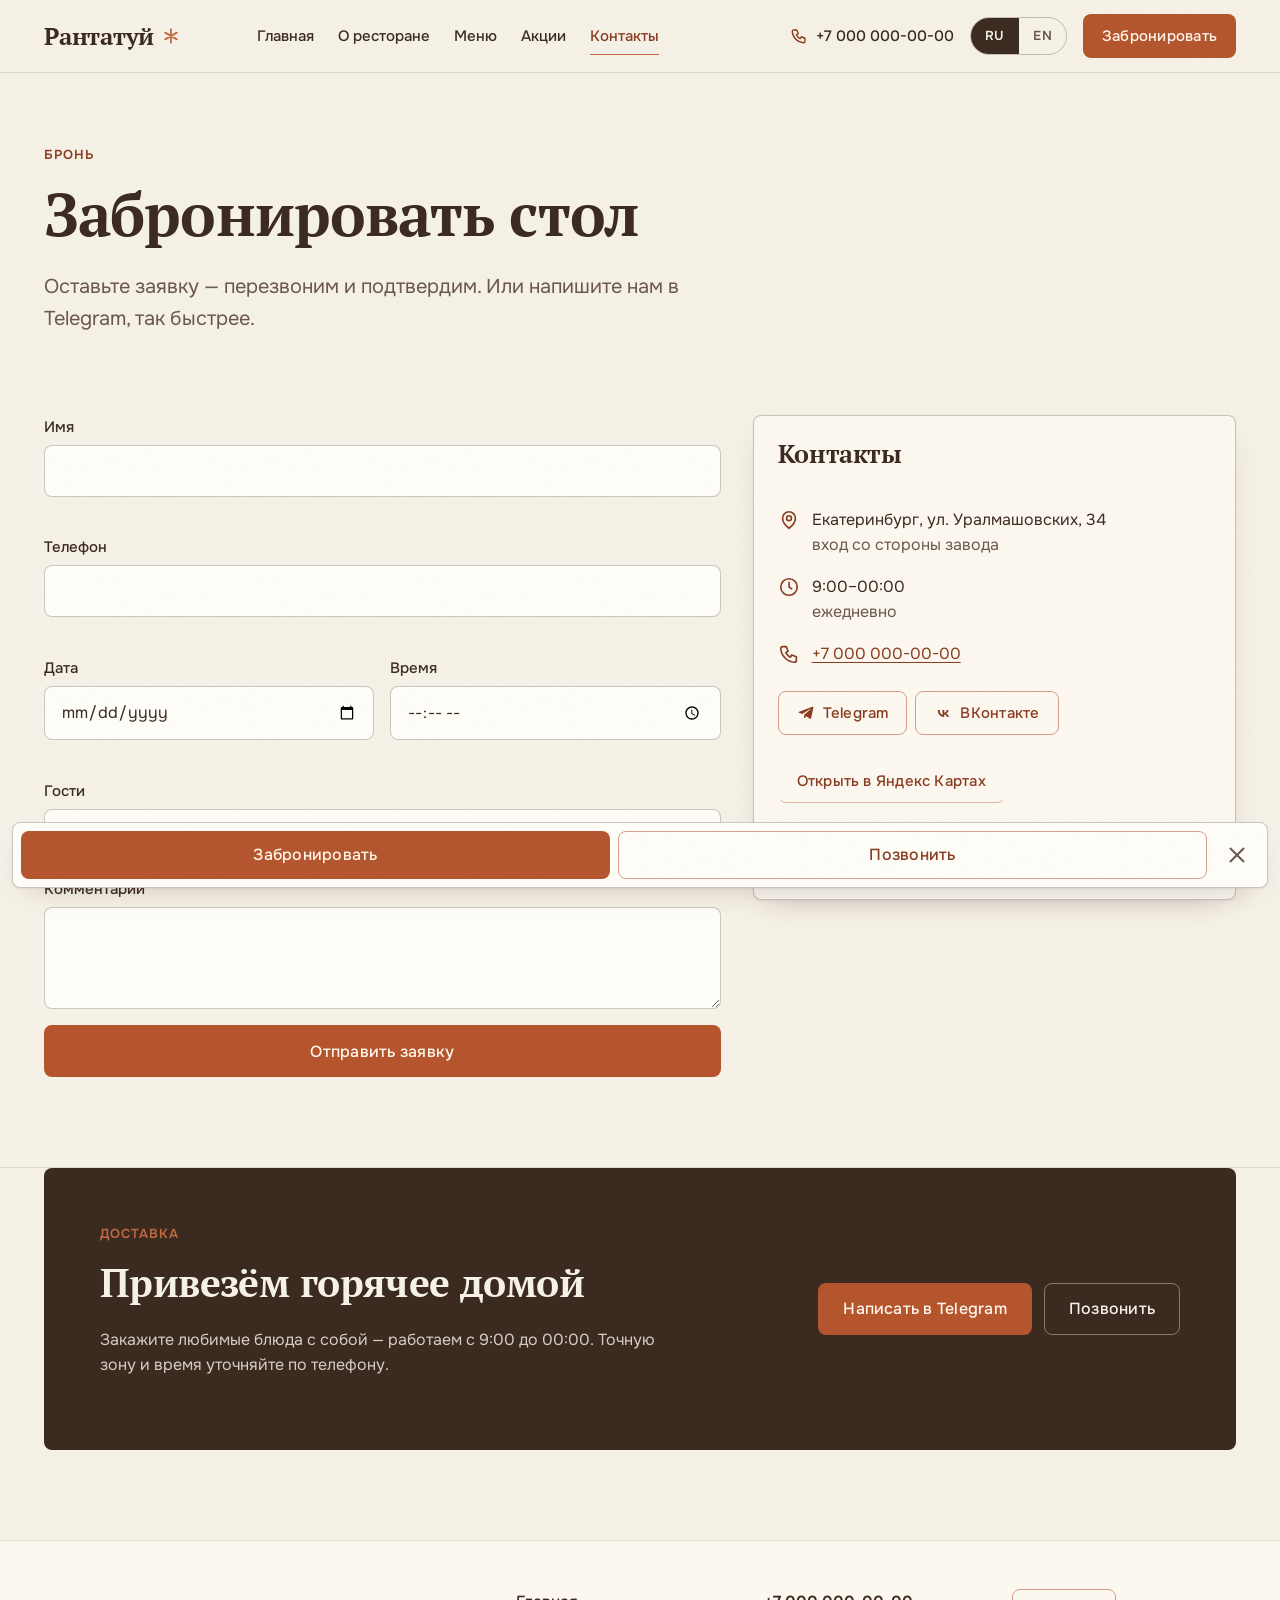
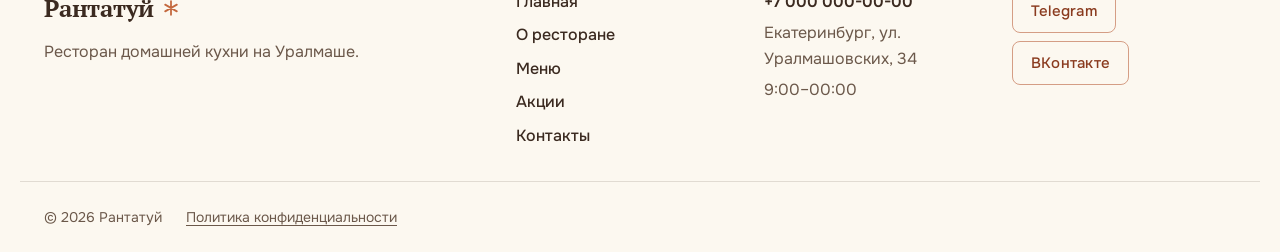
<file: booking.html>
<!DOCTYPE html>
<html lang="ru">
<head>
  <meta charset="UTF-8">
  <meta name="viewport" content="width=device-width, initial-scale=1">
  <title>Бронь и контакты — Рантатуй</title>
  <meta name="description" content="Забронировать стол в ресторане «Рантатуй» на Уралмаше: заявка, телефон, Telegram. Екатеринбург, ул. Уралмашовских, 34.">
  <meta property="og:type" content="website">
  <meta property="og:locale" content="ru_RU">
  <meta property="og:title" content="Бронь и контакты — Рантатуй">
  <meta property="og:description" content="Бронирование стола, телефон и соцсети ресторана «Рантатуй» на Уралмаше.">
  <link rel="icon" href="data:image/svg+xml,%3Csvg xmlns='http://www.w3.org/2000/svg' viewBox='0 0 24 24'%3E%3Cpath d='M12 3v18M4.2 7.5l15.6 9M19.8 7.5l-15.6 9' stroke='%23B4552E' stroke-width='2.4' stroke-linecap='round'/%3E%3C/svg%3E">
  <link rel="stylesheet" href="assets/fonts/fonts.css">
  <link rel="stylesheet" href="css/styles.css">
</head>
<body data-page="booking">
  <a class="skip" href="#main" data-i18n="g.skip">Перейти к содержимому</a>
  <div class="grain" aria-hidden="true"></div>

  <header class="header" id="top">
    <div class="container header__in">
      <a class="logo" href="index.html" aria-label="Рантатуй — на главную">
        <span class="logo__word">Рантатуй</span>
        <svg class="logo__mark" viewBox="0 0 24 24" aria-hidden="true"><path d="M12 3v18M4.2 7.5l15.6 9M19.8 7.5l-15.6 9" fill="none" stroke="currentColor" stroke-width="2.4" stroke-linecap="round"/></svg>
      </a>
      <nav class="nav" aria-label="Основная навигация">
        <a href="index.html" data-i18n="g.nav.home">Главная</a>
        <a href="about.html" data-i18n="g.nav.about">О ресторане</a>
        <a href="menu.html" data-i18n="g.nav.menu">Меню</a>
        <a href="promos.html" data-i18n="g.nav.promos">Акции</a>
        <a href="booking.html" class="is-current" data-i18n="g.nav.contacts">Контакты</a>
      </nav>
      <div class="header__right">
        <a class="phone" href="tel:+70000000000">
          <svg viewBox="0 0 24 24" aria-hidden="true"><path d="M5 4h4l2 5-2.5 1.5a11 11 0 0 0 5 5L15 13l5 2v4a2 2 0 0 1-2 2A16 16 0 0 1 3 6a2 2 0 0 1 2-2z" fill="none" stroke="currentColor" stroke-width="1.8" stroke-linejoin="round"/></svg>
          <span>+7 000 000-00-00</span>
        </a>
        <div class="lang" role="group" aria-label="Язык / Language">
          <button type="button" class="lang__btn is-active" data-lang="ru">RU</button>
          <button type="button" class="lang__btn" data-lang="en">EN</button>
        </div>
        <a class="btn btn--primary btn--sm header__cta" href="#bookform" data-i18n="g.cta.book">Забронировать</a>
        <input type="checkbox" id="mnav" class="mnav-input">
        <label for="mnav" class="burger" aria-label="Открыть меню"><span></span><span></span><span></span></label>
      </div>
    </div>
    <nav class="mnav" aria-label="Мобильная навигация">
      <a href="index.html" data-i18n="g.nav.home">Главная</a>
      <a href="about.html" data-i18n="g.nav.about">О ресторане</a>
      <a href="menu.html" data-i18n="g.nav.menu">Меню</a>
      <a href="promos.html" data-i18n="g.nav.promos">Акции</a>
      <a href="booking.html" data-i18n="g.nav.contacts">Контакты</a>
      <a class="mnav__phone" href="tel:+70000000000">+7 000 000-00-00</a>
    </nav>
  </header>

  <main id="main">
    <!-- ШАПКА -->
    <section class="page-hero">
      <div class="container">
        <p class="overline">Бронь</p>
        <h1 class="h2" style="font-size:clamp(2.25rem,5vw,3.75rem)" data-i18n="bk.title">Забронировать стол</h1>
        <p class="lead" data-i18n="bk.lead">Оставьте заявку — перезвоним и подтвердим. Или напишите нам в Telegram, так быстрее.</p>
      </div>
    </section>

    <!-- ФОРМА + КОНТАКТЫ -->
    <section class="section" style="padding-top:var(--sp-8)">
      <div class="container booking__grid">
        <div class="booking__formcol">
          <form class="form" id="bookform" novalidate>
            <div class="field">
              <label for="f-name" data-i18n="form.name">Имя</label>
              <input type="text" id="f-name" name="name" autocomplete="name" required>
              <p class="field__err" id="err-name" aria-live="polite"></p>
            </div>
            <div class="field">
              <label for="f-phone" data-i18n="form.phone">Телефон</label>
              <input type="tel" id="f-phone" name="phone" autocomplete="tel" inputmode="tel" required>
              <p class="field__err" id="err-phone" aria-live="polite"></p>
            </div>
            <div class="field-row">
              <div class="field">
                <label for="f-date" data-i18n="form.date">Дата</label>
                <input type="date" id="f-date" name="date" required>
                <p class="field__err" id="err-date" aria-live="polite"></p>
              </div>
              <div class="field">
                <label for="f-time" data-i18n="form.time">Время</label>
                <input type="time" id="f-time" name="time" min="09:00" max="23:59" required>
                <p class="field__err" id="err-time" aria-live="polite"></p>
              </div>
            </div>
            <div class="field">
              <label for="f-guests" data-i18n="form.guests">Гости</label>
              <select id="f-guests" name="guests">
                <option value="1" data-i18n="form.g1">1 гость</option>
                <option value="2" selected data-i18n="form.g2">2 гостя</option>
                <option value="3-4" data-i18n="form.g3">3–4 гостя</option>
                <option value="5+" data-i18n="form.g4">5 и больше</option>
              </select>
            </div>
            <div class="field">
              <label for="f-comment" data-i18n="form.comment">Комментарий <span class="opt" data-i18n="form.opt">необязательно</span></label>
              <textarea id="f-comment" name="comment" rows="3"></textarea>
            </div>
            <button type="submit" class="btn btn--primary btn--block" data-i18n="form.submit">Отправить заявку</button>
            <p class="form__ok" id="formok" aria-live="polite" hidden></p>
          </form>
        </div>

        <aside class="contacts" id="contacts" aria-label="Контакты">
          <div class="contacts__card">
            <h2 class="h3" data-i18n="ct.title">Контакты</h2>
            <ul class="contacts__list">
              <li>
                <svg viewBox="0 0 24 24" aria-hidden="true"><path d="M12 21s-7-5.5-7-11a7 7 0 1 1 14 0c0 5.5-7 11-7 11z" fill="none" stroke="currentColor" stroke-width="1.8"/><circle cx="12" cy="10" r="2.6" fill="none" stroke="currentColor" stroke-width="1.8"/></svg>
                <div>
                  <p data-i18n="ct.addr">Екатеринбург, ул. Уралмашовских, 34</p>
                  <p class="muted" data-i18n="ct.addr_n">вход со стороны завода</p>
                </div>
              </li>
              <li>
                <svg viewBox="0 0 24 24" aria-hidden="true"><circle cx="12" cy="12" r="9" fill="none" stroke="currentColor" stroke-width="1.8"/><path d="M12 7v5l3 2" fill="none" stroke="currentColor" stroke-width="1.8" stroke-linecap="round"/></svg>
                <div>
                  <p data-i18n="ct.hours">9:00–00:00</p>
                  <p class="muted" data-i18n="ct.hours_n">ежедневно</p>
                </div>
              </li>
              <li>
                <svg viewBox="0 0 24 24" aria-hidden="true"><path d="M5 4h4l2 5-2.5 1.5a11 11 0 0 0 5 5L15 13l5 2v4a2 2 0 0 1-2 2A16 16 0 0 1 3 6a2 2 0 0 1 2-2z" fill="none" stroke="currentColor" stroke-width="1.8" stroke-linejoin="round"/></svg>
                <div>
                  <p><a href="tel:+70000000000">+7 000 000-00-00</a></p>
                </div>
              </li>
            </ul>
            <div class="contacts__social">
              <a class="btn btn--outline btn--sm" href="https://t.me/telegram" target="_blank" rel="noopener">
                <svg viewBox="0 0 24 24" aria-hidden="true"><path d="M21.9 4.6 18.8 19c-.2 1-.8 1.2-1.7.8l-4.6-3.4-2.2 2.1c-.3.3-.5.5-.9.5l.3-4.6L18 6.9c.4-.3-.1-.5-.6-.2L7.2 13.2 2.7 11.8c-1-.3-1-1 .2-1.4l17.6-6.8c.8-.3 1.5.2 1.4 1z" fill="currentColor"/></svg>
                <span data-i18n="g.tg">Telegram</span>
              </a>
              <a class="btn btn--outline btn--sm" href="https://vk.com/vk" target="_blank" rel="noopener">
                <svg viewBox="0 0 24 24" aria-hidden="true"><path d="M13.4 17.2c-5.1 0-8.2-3.5-8.3-9.2h2.6c.1 4.3 2 6.1 3.6 6.4V8h2.4v3.7c1.5-.2 2.9-2 3.4-3.7h2.4c-.4 2.2-2 4-3.1 4.7 1.2.6 3 2.3 3.6 4.5h-2.6c-.5-1.7-1.9-3-3.7-3.1v3.1h-2.3z" fill="currentColor"/></svg>
                <span data-i18n="g.vk">ВКонтакте</span>
              </a>
            </div>
            <a class="btn btn--ghost btn--sm contacts__map" href="https://yandex.ru/maps/?text=%D0%95%D0%BA%D0%B0%D1%82%D0%B5%D1%80%D0%B8%D0%BD%D0%B1%D1%83%D1%80%D0%B3%2C%20%D1%83%D0%BB%D0%B8%D1%86%D0%B0%20%D0%A3%D1%80%D0%B0%D0%BB%D0%BC%D0%B0%D1%88%D0%BE%D0%B2%D1%81%D0%BA%D0%B8%D1%85%2C%2034" target="_blank" rel="noopener" data-i18n="ct.map">Открыть в Яндекс Картах</a>
            <p class="contacts__note" data-i18n="ct.note">Не дозвонились — напишите в Telegram, отвечаем в рабочее время.</p>
          </div>
        </aside>
      </div>
    </section>

    <!-- CTA -->
    <section class="section" style="padding-top:0">
      <div class="container">
        <div class="band">
          <div class="band__in">
            <div>
              <p class="overline" data-i18n="bk.band_over">Доставка</p>
              <h2 class="h2" data-i18n="bk.band_title">Привезём горячее домой</h2>
              <p data-i18n="bk.band_p">Закажите любимые блюда с собой — работаем с 9:00 до 00:00. Точную зону и время уточняйте по телефону.</p>
            </div>
            <div class="band__actions">
              <a class="btn btn--primary" href="https://t.me/telegram" target="_blank" rel="noopener" data-i18n="bk.band_tg">Написать в Telegram</a>
              <a class="btn btn--outline" href="tel:+70000000000" data-i18n="bk.band_call">Позвонить</a>
            </div>
          </div>
        </div>
      </div>
    </section>
  </main>

  <footer class="footer">
    <div class="container footer__grid">
      <div class="footer__brand">
        <a class="logo" href="index.html"><span class="logo__word">Рантатуй</span>
          <svg class="logo__mark" viewBox="0 0 24 24" aria-hidden="true"><path d="M12 3v18M4.2 7.5l15.6 9M19.8 7.5l-15.6 9" fill="none" stroke="currentColor" stroke-width="2.4" stroke-linecap="round"/></svg>
        </a>
        <p class="muted" data-i18n="g.footer_tagline">Ресторан домашней кухни на Уралмаше.</p>
      </div>
      <nav class="footer__nav" aria-label="Навигация в подвале">
        <a href="index.html" data-i18n="g.nav.home">Главная</a>
        <a href="about.html" data-i18n="g.nav.about">О ресторане</a>
        <a href="menu.html" data-i18n="g.nav.menu">Меню</a>
        <a href="promos.html" data-i18n="g.nav.promos">Акции</a>
        <a href="booking.html" data-i18n="g.nav.contacts">Контакты</a>
      </nav>
      <div class="footer__contacts">
        <p><a href="tel:+70000000000">+7 000 000-00-00</a></p>
        <p class="muted" data-i18n="g.footer_addr">Екатеринбург, ул. Уралмашовских, 34</p>
        <p class="muted" data-i18n="g.footer_hours">9:00–00:00</p>
      </div>
      <div class="footer__social">
        <a class="btn btn--outline btn--sm" href="https://t.me/telegram" target="_blank" rel="noopener" data-i18n="g.tg">Telegram</a>
        <a class="btn btn--outline btn--sm" href="https://vk.com/vk" target="_blank" rel="noopener" data-i18n="g.vk">ВКонтакте</a>
      </div>
    </div>
    <div class="container footer__bottom">
      <p class="muted">© 2026 Рантатуй</p>
      <a class="muted" href="#" data-i18n="g.footer_policy">Политика конфиденциальности</a>
    </div>
  </footer>

  <div class="stickybar" id="stickybar" hidden>
    <a class="btn btn--primary" href="booking.html" data-i18n="g.sticky_book">Забронировать</a>
    <a class="btn btn--outline" href="tel:+70000000000" data-i18n="g.sticky_call">Позвонить</a>
    <button type="button" class="stickybar__close" id="stickyclose" aria-label="Скрыть панель"></button>
  </div>

  <script src="js/main.js" defer></script>
</body>
</html>
</file>
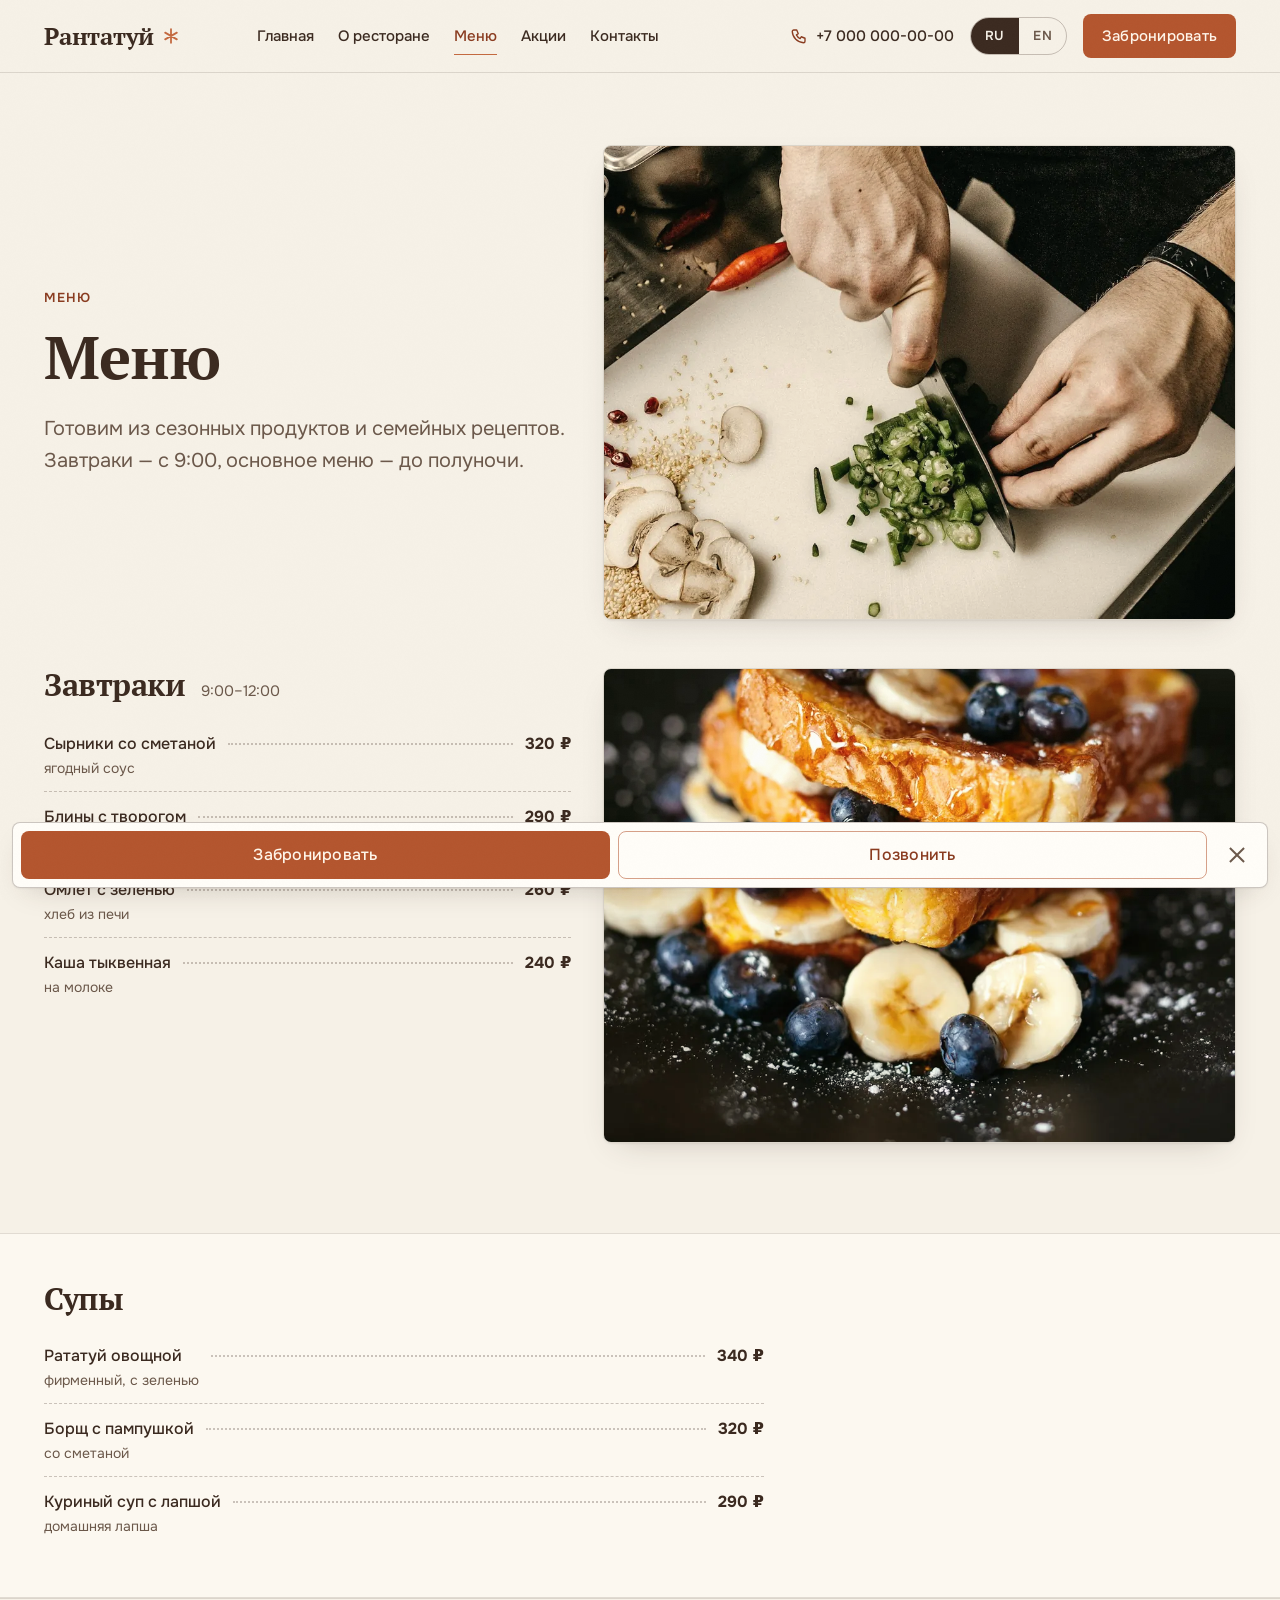
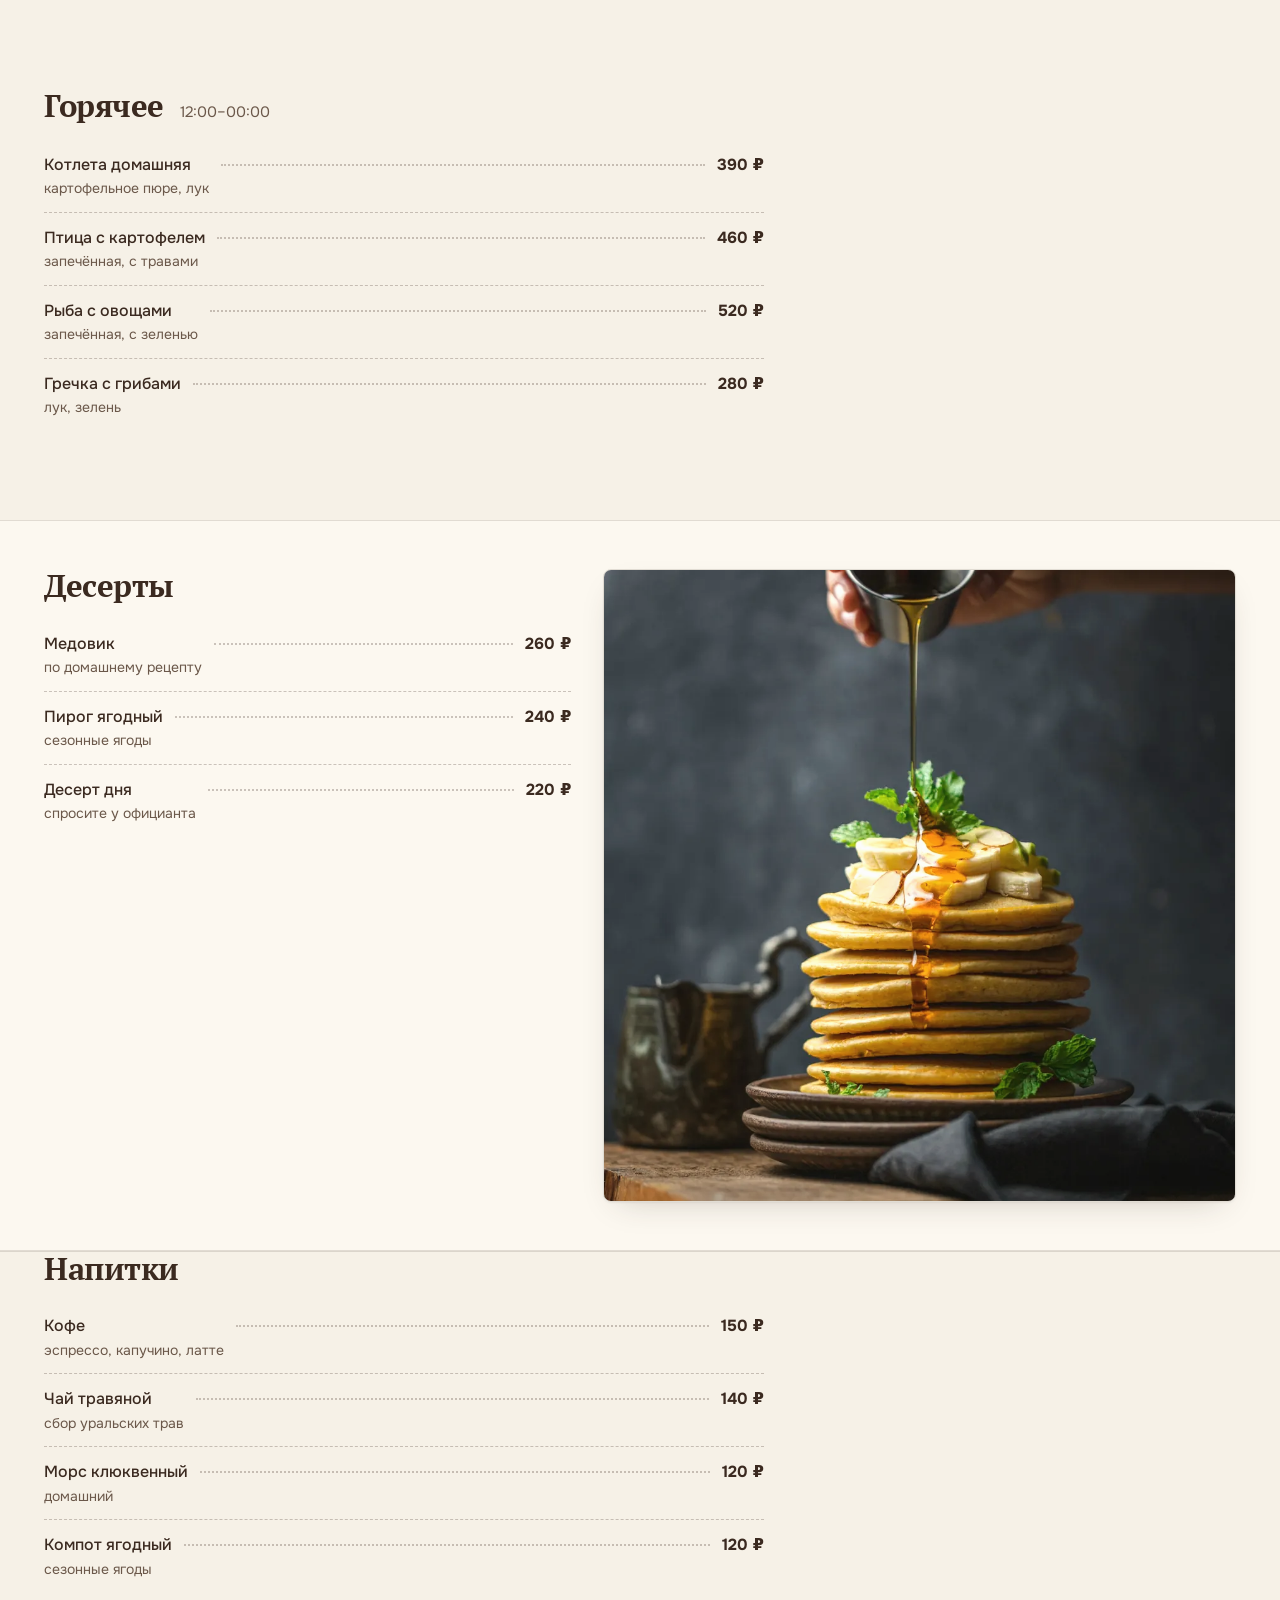
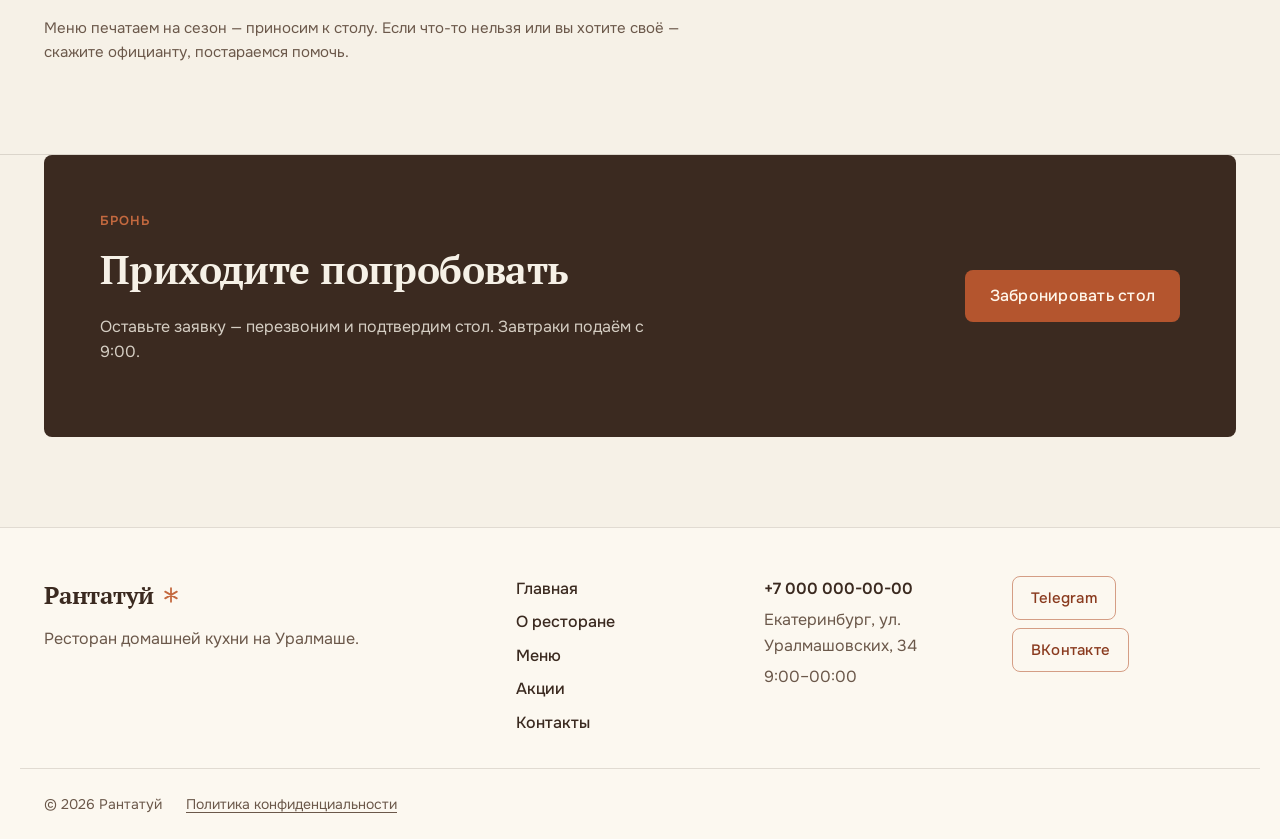
<file: menu.html>
<!DOCTYPE html>
<html lang="ru">
<head>
  <meta charset="UTF-8">
  <meta name="viewport" content="width=device-width, initial-scale=1">
  <title>Меню — Рантатуй, ресторан на Уралмаше</title>
  <meta name="description" content="Меню ресторана «Рантатуй»: завтраки с 9:00, домашние супы, горячее, десерты и напитки. Екатеринбург, Уралмаш.">
  <meta property="og:type" content="website">
  <meta property="og:locale" content="ru_RU">
  <meta property="og:title" content="Меню — Рантатуй">
  <meta property="og:description" content="Завтраки, супы, горячее, десерты и напитки ресторана «Рантатуй» на Уралмаше.">
  <meta property="og:image" content="assets/img/plated.jpg">
  <link rel="icon" href="data:image/svg+xml,%3Csvg xmlns='http://www.w3.org/2000/svg' viewBox='0 0 24 24'%3E%3Cpath d='M12 3v18M4.2 7.5l15.6 9M19.8 7.5l-15.6 9' stroke='%23B4552E' stroke-width='2.4' stroke-linecap='round'/%3E%3C/svg%3E">
  <link rel="stylesheet" href="assets/fonts/fonts.css">
  <link rel="stylesheet" href="css/styles.css">
</head>
<body data-page="menu">
  <a class="skip" href="#main" data-i18n="g.skip">Перейти к содержимому</a>
  <div class="grain" aria-hidden="true"></div>

  <header class="header" id="top">
    <div class="container header__in">
      <a class="logo" href="index.html" aria-label="Рантатуй — на главную">
        <span class="logo__word">Рантатуй</span>
        <svg class="logo__mark" viewBox="0 0 24 24" aria-hidden="true"><path d="M12 3v18M4.2 7.5l15.6 9M19.8 7.5l-15.6 9" fill="none" stroke="currentColor" stroke-width="2.4" stroke-linecap="round"/></svg>
      </a>
      <nav class="nav" aria-label="Основная навигация">
        <a href="index.html" data-i18n="g.nav.home">Главная</a>
        <a href="about.html" data-i18n="g.nav.about">О ресторане</a>
        <a href="menu.html" class="is-current" data-i18n="g.nav.menu">Меню</a>
        <a href="promos.html" data-i18n="g.nav.promos">Акции</a>
        <a href="booking.html" data-i18n="g.nav.contacts">Контакты</a>
      </nav>
      <div class="header__right">
        <a class="phone" href="tel:+70000000000">
          <svg viewBox="0 0 24 24" aria-hidden="true"><path d="M5 4h4l2 5-2.5 1.5a11 11 0 0 0 5 5L15 13l5 2v4a2 2 0 0 1-2 2A16 16 0 0 1 3 6a2 2 0 0 1 2-2z" fill="none" stroke="currentColor" stroke-width="1.8" stroke-linejoin="round"/></svg>
          <span>+7 000 000-00-00</span>
        </a>
        <div class="lang" role="group" aria-label="Язык / Language">
          <button type="button" class="lang__btn is-active" data-lang="ru">RU</button>
          <button type="button" class="lang__btn" data-lang="en">EN</button>
        </div>
        <a class="btn btn--primary btn--sm header__cta" href="booking.html" data-i18n="g.cta.book">Забронировать</a>
        <input type="checkbox" id="mnav" class="mnav-input">
        <label for="mnav" class="burger" aria-label="Открыть меню"><span></span><span></span><span></span></label>
      </div>
    </div>
    <nav class="mnav" aria-label="Мобильная навигация">
      <a href="index.html" data-i18n="g.nav.home">Главная</a>
      <a href="about.html" data-i18n="g.nav.about">О ресторане</a>
      <a href="menu.html" data-i18n="g.nav.menu">Меню</a>
      <a href="promos.html" data-i18n="g.nav.promos">Акции</a>
      <a href="booking.html" data-i18n="g.nav.contacts">Контакты</a>
      <a class="mnav__phone" href="tel:+70000000000">+7 000 000-00-00</a>
    </nav>
  </header>

  <main id="main">
    <!-- ШАПКА СТРАНИЦЫ -->
    <section class="page-hero">
      <div class="container about__grid">
        <div>
          <p class="overline">Меню</p>
          <h1 class="h2" style="font-size:clamp(2.25rem,5vw,3.75rem)" data-i18n="menu.title">Меню</h1>
          <p class="lead" data-i18n="menu.lead">Готовим из сезонных продуктов и семейных рецептов. Завтраки — с 9:00, основное меню — до полуночи.</p>
        </div>
        <figure class="photo">
          <picture>
            <source srcset="assets/img/plated.webp" type="image/webp">
            <img src="assets/img/plated.jpg" width="1000" height="750" loading="lazy" decoding="async"
                 alt="Блюдо домашней кухни на подаче" data-i18n-alt="menu.alt_plated">
          </picture>
        </figure>
      </div>
    </section>

    <!-- ЗАВТРАКИ -->
    <section class="section" id="breakfasts" style="padding-top:0">
      <div class="container about__grid" style="align-items:start">
        <div>
          <div class="menu-block__head">
            <h2 data-i18n="menu.b_head">Завтраки</h2>
            <span class="menu-block__time" data-i18n="menu.b_time">9:00–12:00</span>
          </div>
          <ul class="mlist">
            <li class="mitem"><span class="mitem__name"><span data-i18n="menu.b1n">Сырники со сметаной</span><span class="mitem__desc" data-i18n="menu.b1d">ягодный соус</span></span><span class="mitem__dots" aria-hidden="true"></span><span class="mitem__price">320 ₽</span></li>
            <li class="mitem"><span class="mitem__name"><span data-i18n="menu.b2n">Блины с творогом</span><span class="mitem__desc" data-i18n="menu.b2d">изюм, сметана</span></span><span class="mitem__dots" aria-hidden="true"></span><span class="mitem__price">290 ₽</span></li>
            <li class="mitem"><span class="mitem__name"><span data-i18n="menu.b3n">Омлет с зеленью</span><span class="mitem__desc" data-i18n="menu.b3d">хлеб из печи</span></span><span class="mitem__dots" aria-hidden="true"></span><span class="mitem__price">260 ₽</span></li>
            <li class="mitem"><span class="mitem__name"><span data-i18n="menu.b4n">Каша тыквенная</span><span class="mitem__desc" data-i18n="menu.b4d">на молоке</span></span><span class="mitem__dots" aria-hidden="true"></span><span class="mitem__price">240 ₽</span></li>
          </ul>
        </div>
        <figure class="photo">
          <picture>
            <source srcset="assets/img/breakfast.webp" type="image/webp">
            <img src="assets/img/breakfast.jpg" width="1000" height="750" loading="lazy" decoding="async"
                 alt="Французский тост с ягодами на завтрак" data-i18n-alt="menu.alt_breakfast">
          </picture>
        </figure>
      </div>
    </section>

    <!-- СУПЫ -->
    <section class="section scen" id="soups" style="padding-top:var(--sp-12);padding-bottom:var(--sp-12)">
      <div class="container">
        <div class="menu-block__head">
          <h2 data-i18n="menu.s_head">Супы</h2>
        </div>
        <ul class="mlist" style="max-width:720px">
          <li class="mitem"><span class="mitem__name"><span data-i18n="menu.s1n">Рататуй овощной</span><span class="mitem__desc" data-i18n="menu.s1d">фирменный, с зеленью</span></span><span class="mitem__dots" aria-hidden="true"></span><span class="mitem__price">340 ₽</span></li>
          <li class="mitem"><span class="mitem__name"><span data-i18n="menu.s2n">Борщ с пампушкой</span><span class="mitem__desc" data-i18n="menu.s2d">со сметаной</span></span><span class="mitem__dots" aria-hidden="true"></span><span class="mitem__price">320 ₽</span></li>
          <li class="mitem"><span class="mitem__name"><span data-i18n="menu.s3n">Куриный суп с лапшой</span><span class="mitem__desc" data-i18n="menu.s3d">домашняя лапша</span></span><span class="mitem__dots" aria-hidden="true"></span><span class="mitem__price">290 ₽</span></li>
        </ul>
      </div>
    </section>

    <!-- ГОРЯЧЕЕ -->
    <section class="section" id="mains">
      <div class="container">
        <div class="menu-block__head">
          <h2 data-i18n="menu.m_head">Горячее</h2>
          <span class="menu-block__time" data-i18n="menu.m_time">12:00–00:00</span>
        </div>
        <ul class="mlist" style="max-width:720px">
          <li class="mitem"><span class="mitem__name"><span data-i18n="menu.m1n">Котлета домашняя</span><span class="mitem__desc" data-i18n="menu.m1d">картофельное пюре, лук</span></span><span class="mitem__dots" aria-hidden="true"></span><span class="mitem__price">390 ₽</span></li>
          <li class="mitem"><span class="mitem__name"><span data-i18n="menu.m2n">Птица с картофелем</span><span class="mitem__desc" data-i18n="menu.m2d">запечённая, с травами</span></span><span class="mitem__dots" aria-hidden="true"></span><span class="mitem__price">460 ₽</span></li>
          <li class="mitem"><span class="mitem__name"><span data-i18n="menu.m3n">Рыба с овощами</span><span class="mitem__desc" data-i18n="menu.m3d">запечённая, с зеленью</span></span><span class="mitem__dots" aria-hidden="true"></span><span class="mitem__price">520 ₽</span></li>
          <li class="mitem"><span class="mitem__name"><span data-i18n="menu.m4n">Гречка с грибами</span><span class="mitem__desc" data-i18n="menu.m4d">лук, зелень</span></span><span class="mitem__dots" aria-hidden="true"></span><span class="mitem__price">280 ₽</span></li>
        </ul>
      </div>
    </section>

    <!-- ДЕСЕРТЫ -->
    <section class="section scen" id="desserts" style="padding-top:var(--sp-12);padding-bottom:var(--sp-12)">
      <div class="container about__grid" style="align-items:start">
        <div>
          <div class="menu-block__head">
            <h2 data-i18n="menu.d_head">Десерты</h2>
          </div>
          <ul class="mlist">
            <li class="mitem"><span class="mitem__name"><span data-i18n="menu.d1n">Медовик</span><span class="mitem__desc" data-i18n="menu.d1d">по домашнему рецепту</span></span><span class="mitem__dots" aria-hidden="true"></span><span class="mitem__price">260 ₽</span></li>
            <li class="mitem"><span class="mitem__name"><span data-i18n="menu.d2n">Пирог ягодный</span><span class="mitem__desc" data-i18n="menu.d2d">сезонные ягоды</span></span><span class="mitem__dots" aria-hidden="true"></span><span class="mitem__price">240 ₽</span></li>
            <li class="mitem"><span class="mitem__name"><span data-i18n="menu.d3n">Десерт дня</span><span class="mitem__desc" data-i18n="menu.d3d">спросите у официанта</span></span><span class="mitem__dots" aria-hidden="true"></span><span class="mitem__price">220 ₽</span></li>
          </ul>
        </div>
        <figure class="photo">
          <picture>
            <source srcset="assets/img/pancakes.webp" type="image/webp">
            <img src="assets/img/pancakes.jpg" width="1000" height="1000" loading="lazy" decoding="async"
                 alt="Блины с ягодами и сиропом" data-i18n-alt="menu.alt_pancakes">
          </picture>
        </figure>
      </div>
    </section>

    <!-- НАПИТКИ -->
    <section class="section" id="drinks" style="padding-top:0">
      <div class="container">
        <div class="menu-block__head">
          <h2 data-i18n="menu.dr_head">Напитки</h2>
        </div>
        <ul class="mlist" style="max-width:720px">
          <li class="mitem"><span class="mitem__name"><span data-i18n="menu.dr1n">Кофе</span><span class="mitem__desc" data-i18n="menu.dr1d">эспрессо, капучино, латте</span></span><span class="mitem__dots" aria-hidden="true"></span><span class="mitem__price">150 ₽</span></li>
          <li class="mitem"><span class="mitem__name"><span data-i18n="menu.dr2n">Чай травяной</span><span class="mitem__desc" data-i18n="menu.dr2d">сбор уральских трав</span></span><span class="mitem__dots" aria-hidden="true"></span><span class="mitem__price">140 ₽</span></li>
          <li class="mitem"><span class="mitem__name"><span data-i18n="menu.dr3n">Морс клюквенный</span><span class="mitem__desc" data-i18n="menu.dr3d">домашний</span></span><span class="mitem__dots" aria-hidden="true"></span><span class="mitem__price">120 ₽</span></li>
          <li class="mitem"><span class="mitem__name"><span data-i18n="menu.dr4n">Компот ягодный</span><span class="mitem__desc" data-i18n="menu.dr4d">сезонные ягоды</span></span><span class="mitem__dots" aria-hidden="true"></span><span class="mitem__price">120 ₽</span></li>
        </ul>
        <p class="menu-note" data-i18n="menu.note">Меню печатаем на сезон — приносим к столу. Если что-то нельзя или вы хотите своё — скажите официанту, постараемся помочь.</p>
      </div>
    </section>

    <!-- CTA -->
    <section class="section" style="padding-top:0">
      <div class="container">
        <div class="band">
          <div class="band__in">
            <div>
              <p class="overline" data-i18n="menu.band_over">Бронь</p>
              <h2 class="h2" data-i18n="menu.band_title">Приходите попробовать</h2>
              <p data-i18n="menu.band_p">Оставьте заявку — перезвоним и подтвердим стол. Завтраки подаём с 9:00.</p>
            </div>
            <div class="band__actions">
              <a class="btn btn--primary" href="booking.html" data-i18n="menu.band_cta">Забронировать стол</a>
            </div>
          </div>
        </div>
      </div>
    </section>
  </main>

  <footer class="footer">
    <div class="container footer__grid">
      <div class="footer__brand">
        <a class="logo" href="index.html"><span class="logo__word">Рантатуй</span>
          <svg class="logo__mark" viewBox="0 0 24 24" aria-hidden="true"><path d="M12 3v18M4.2 7.5l15.6 9M19.8 7.5l-15.6 9" fill="none" stroke="currentColor" stroke-width="2.4" stroke-linecap="round"/></svg>
        </a>
        <p class="muted" data-i18n="g.footer_tagline">Ресторан домашней кухни на Уралмаше.</p>
      </div>
      <nav class="footer__nav" aria-label="Навигация в подвале">
        <a href="index.html" data-i18n="g.nav.home">Главная</a>
        <a href="about.html" data-i18n="g.nav.about">О ресторане</a>
        <a href="menu.html" data-i18n="g.nav.menu">Меню</a>
        <a href="promos.html" data-i18n="g.nav.promos">Акции</a>
        <a href="booking.html" data-i18n="g.nav.contacts">Контакты</a>
      </nav>
      <div class="footer__contacts">
        <p><a href="tel:+70000000000">+7 000 000-00-00</a></p>
        <p class="muted" data-i18n="g.footer_addr">Екатеринбург, ул. Уралмашовских, 34</p>
        <p class="muted" data-i18n="g.footer_hours">9:00–00:00</p>
      </div>
      <div class="footer__social">
        <a class="btn btn--outline btn--sm" href="https://t.me/telegram" target="_blank" rel="noopener" data-i18n="g.tg">Telegram</a>
        <a class="btn btn--outline btn--sm" href="https://vk.com/vk" target="_blank" rel="noopener" data-i18n="g.vk">ВКонтакте</a>
      </div>
    </div>
    <div class="container footer__bottom">
      <p class="muted">© 2026 Рантатуй</p>
      <a class="muted" href="#" data-i18n="g.footer_policy">Политика конфиденциальности</a>
    </div>
  </footer>

  <div class="stickybar" id="stickybar" hidden>
    <a class="btn btn--primary" href="booking.html" data-i18n="g.sticky_book">Забронировать</a>
    <a class="btn btn--outline" href="tel:+70000000000" data-i18n="g.sticky_call">Позвонить</a>
    <button type="button" class="stickybar__close" id="stickyclose" aria-label="Скрыть панель"></button>
  </div>

  <script src="js/main.js" defer></script>
</body>
</html>
</file>
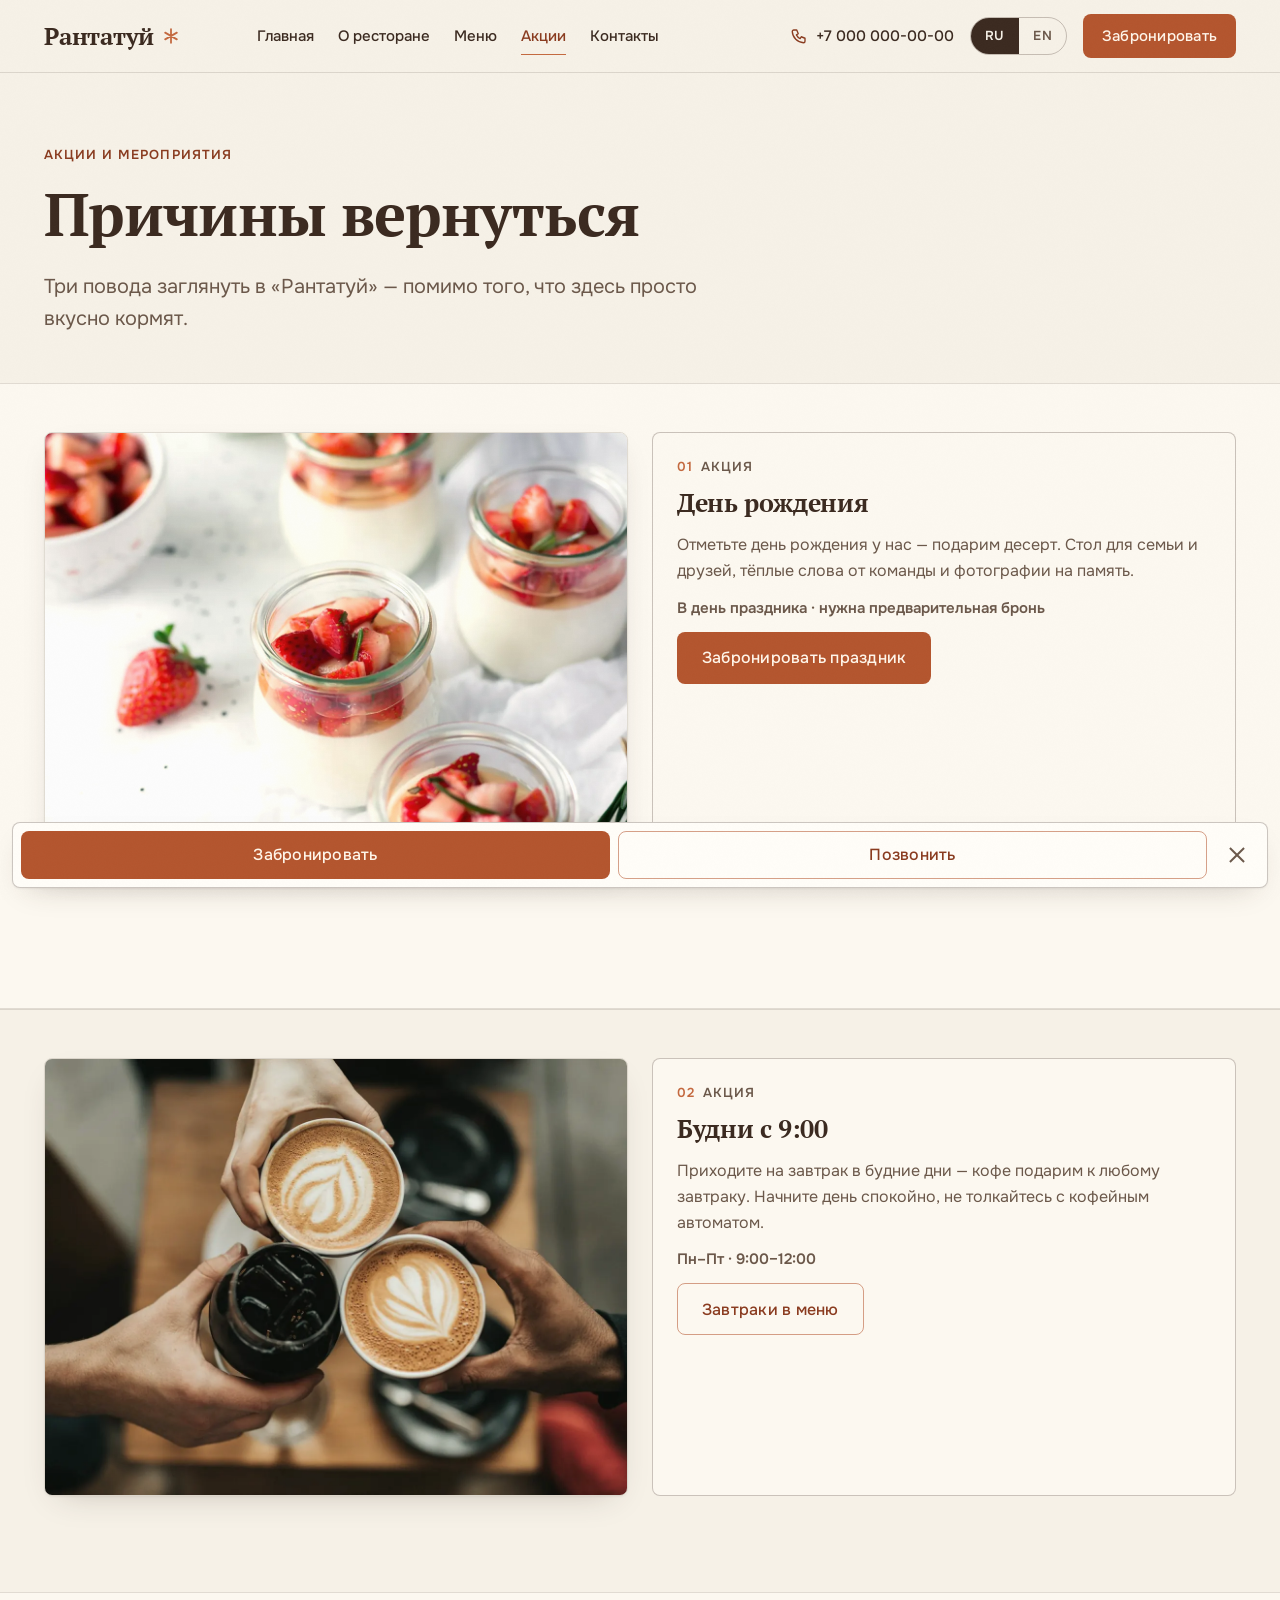
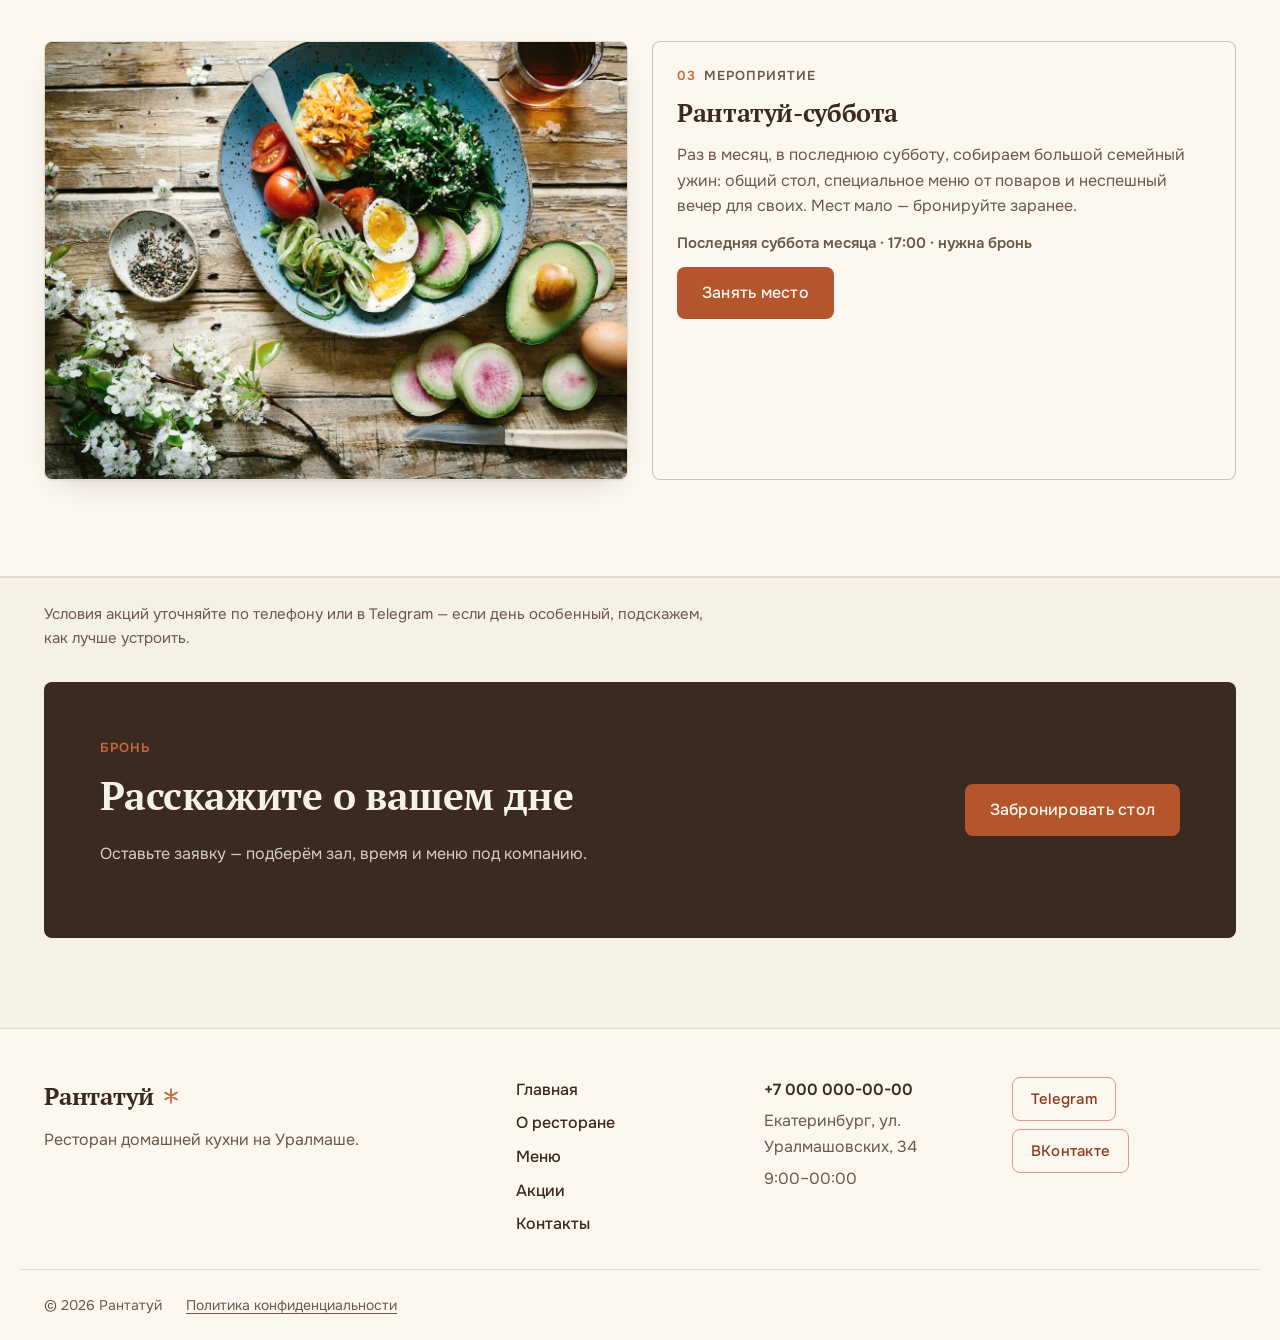
<file: promos.html>
<!DOCTYPE html>
<html lang="ru">
<head>
  <meta charset="UTF-8">
  <meta name="viewport" content="width=device-width, initial-scale=1">
  <title>Акции и мероприятия — Рантатуй</title>
  <meta name="description" content="Акции ресторана «Рантатуй»: десерт в подарок на день рождения, кофе к завтраку в будни, семейный ужин «Рантатуй-суббота».">
  <meta property="og:type" content="website">
  <meta property="og:locale" content="ru_RU">
  <meta property="og:title" content="Акции и мероприятия — Рантатуй">
  <meta property="og:description" content="День рождения, будние завтраки и семейный ужин раз в месяц — акции ресторана «Рантатуй» на Уралмаше.">
  <link rel="icon" href="data:image/svg+xml,%3Csvg xmlns='http://www.w3.org/2000/svg' viewBox='0 0 24 24'%3E%3Cpath d='M12 3v18M4.2 7.5l15.6 9M19.8 7.5l-15.6 9' stroke='%23B4552E' stroke-width='2.4' stroke-linecap='round'/%3E%3C/svg%3E">
  <link rel="stylesheet" href="assets/fonts/fonts.css">
  <link rel="stylesheet" href="css/styles.css">
</head>
<body data-page="promos">
  <a class="skip" href="#main" data-i18n="g.skip">Перейти к содержимому</a>
  <div class="grain" aria-hidden="true"></div>

  <header class="header" id="top">
    <div class="container header__in">
      <a class="logo" href="index.html" aria-label="Рантатуй — на главную">
        <span class="logo__word">Рантатуй</span>
        <svg class="logo__mark" viewBox="0 0 24 24" aria-hidden="true"><path d="M12 3v18M4.2 7.5l15.6 9M19.8 7.5l-15.6 9" fill="none" stroke="currentColor" stroke-width="2.4" stroke-linecap="round"/></svg>
      </a>
      <nav class="nav" aria-label="Основная навигация">
        <a href="index.html" data-i18n="g.nav.home">Главная</a>
        <a href="about.html" data-i18n="g.nav.about">О ресторане</a>
        <a href="menu.html" data-i18n="g.nav.menu">Меню</a>
        <a href="promos.html" class="is-current" data-i18n="g.nav.promos">Акции</a>
        <a href="booking.html" data-i18n="g.nav.contacts">Контакты</a>
      </nav>
      <div class="header__right">
        <a class="phone" href="tel:+70000000000">
          <svg viewBox="0 0 24 24" aria-hidden="true"><path d="M5 4h4l2 5-2.5 1.5a11 11 0 0 0 5 5L15 13l5 2v4a2 2 0 0 1-2 2A16 16 0 0 1 3 6a2 2 0 0 1 2-2z" fill="none" stroke="currentColor" stroke-width="1.8" stroke-linejoin="round"/></svg>
          <span>+7 000 000-00-00</span>
        </a>
        <div class="lang" role="group" aria-label="Язык / Language">
          <button type="button" class="lang__btn is-active" data-lang="ru">RU</button>
          <button type="button" class="lang__btn" data-lang="en">EN</button>
        </div>
        <a class="btn btn--primary btn--sm header__cta" href="booking.html" data-i18n="g.cta.book">Забронировать</a>
        <input type="checkbox" id="mnav" class="mnav-input">
        <label for="mnav" class="burger" aria-label="Открыть меню"><span></span><span></span><span></span></label>
      </div>
    </div>
    <nav class="mnav" aria-label="Мобильная навигация">
      <a href="index.html" data-i18n="g.nav.home">Главная</a>
      <a href="about.html" data-i18n="g.nav.about">О ресторане</a>
      <a href="menu.html" data-i18n="g.nav.menu">Меню</a>
      <a href="promos.html" data-i18n="g.nav.promos">Акции</a>
      <a href="booking.html" data-i18n="g.nav.contacts">Контакты</a>
      <a class="mnav__phone" href="tel:+70000000000">+7 000 000-00-00</a>
    </nav>
  </header>

  <main id="main">
    <!-- ШАПКА -->
    <section class="page-hero">
      <div class="container">
        <p class="overline">Акции и мероприятия</p>
        <h1 class="h2" style="font-size:clamp(2.25rem,5vw,3.75rem)" data-i18n="pr.title">Причины вернуться</h1>
        <p class="lead" data-i18n="pr.lead">Три повода заглянуть в «Рантатуй» — помимо того, что здесь просто вкусно кормят.</p>
      </div>
    </section>

    <!-- 01 ДЕНЬ РОЖДЕНИЯ -->
    <section class="section scen" id="birthday" style="padding-top:var(--sp-12)">
      <div class="container promo-full">
        <figure class="photo promo-full__media">
          <picture>
            <source srcset="assets/img/dessert2.webp" type="image/webp">
            <img src="assets/img/dessert2.jpg" width="1200" height="900" loading="lazy" decoding="async"
                 alt="Домашний десерт с ягодами" data-i18n-alt="pr.alt1">
          </picture>
        </figure>
        <div class="promo-full__body">
          <p class="overline"><span class="sec-num">01</span><span data-i18n="pr.p1_over">Акция</span></p>
          <h2 data-i18n="pr.p1t">День рождения</h2>
          <p data-i18n="pr.p1d">Отметьте день рождения у нас — подарим десерт. Стол для семьи и друзей, тёплые слова от команды и фотографии на память.</p>
          <p class="promo-full__meta" data-i18n="pr.p1m">В день праздника · нужна предварительная бронь</p>
          <div class="hero__actions">
            <a class="btn btn--primary" href="booking.html" data-i18n="pr.p1cta">Забронировать праздник</a>
          </div>
        </div>
      </div>
    </section>

    <!-- 02 БУДНИ -->
    <section class="section" id="weekdays" style="padding-top:var(--sp-12);padding-bottom:var(--sp-12)">
      <div class="container promo-full">
        <figure class="photo promo-full__media">
          <picture>
            <source srcset="assets/img/coffee2.webp" type="image/webp">
            <img src="assets/img/coffee2.jpg" width="1200" height="900" loading="lazy" decoding="async"
                 alt="Чашка кофе на деревянном столе" data-i18n-alt="pr.alt2">
          </picture>
        </figure>
        <div class="promo-full__body">
          <p class="overline"><span class="sec-num">02</span><span data-i18n="pr.p2_over">Акция</span></p>
          <h2 data-i18n="pr.p2t">Будни с 9:00</h2>
          <p data-i18n="pr.p2d">Приходите на завтрак в будние дни — кофе подарим к любому завтраку. Начните день спокойно, не толкайтесь с кофейным автоматом.</p>
          <p class="promo-full__meta" data-i18n="pr.p2m">Пн–Пт · 9:00–12:00</p>
          <div class="hero__actions">
            <a class="btn btn--outline" href="menu.html#breakfasts" data-i18n="pr.p2cta">Завтраки в меню</a>
          </div>
        </div>
      </div>
    </section>

    <!-- 03 РАНТАТУЙ-СУББОТА -->
    <section class="section scen" id="saturday" style="padding-top:var(--sp-12);padding-bottom:var(--sp-12)">
      <div class="container promo-full">
        <figure class="photo promo-full__media">
          <picture>
            <source srcset="assets/img/saturday2.webp" type="image/webp">
            <img src="assets/img/saturday2.jpg" width="1200" height="900" loading="lazy" decoding="async"
                 alt="Общий стол с блюдами на семейный ужин" data-i18n-alt="pr.alt3">
          </picture>
        </figure>
        <div class="promo-full__body">
          <p class="overline"><span class="sec-num">03</span><span data-i18n="pr.p3_over">Мероприятие</span></p>
          <h2 data-i18n="pr.p3t">Рантатуй-суббота</h2>
          <p data-i18n="pr.p3d">Раз в месяц, в последнюю субботу, собираем большой семейный ужин: общий стол, специальное меню от поваров и неспешный вечер для своих. Мест мало — бронируйте заранее.</p>
          <p class="promo-full__meta" data-i18n="pr.p3m">Последняя суббота месяца · 17:00 · нужна бронь</p>
          <div class="hero__actions">
            <a class="btn btn--primary" href="booking.html" data-i18n="pr.p3cta">Занять место</a>
          </div>
        </div>
      </div>
    </section>

    <section class="section" style="padding-top:0">
      <div class="container">
        <p class="menu-note" data-i18n="pr.note">Условия акций уточняйте по телефону или в Telegram — если день особенный, подскажем, как лучше устроить.</p>
        <div class="band" style="margin-top:var(--sp-8)">
          <div class="band__in">
            <div>
              <p class="overline" data-i18n="pr.band_over">Бронь</p>
              <h2 class="h2" data-i18n="pr.band_title">Расскажите о вашем дне</h2>
              <p data-i18n="pr.band_p">Оставьте заявку — подберём зал, время и меню под компанию.</p>
            </div>
            <div class="band__actions">
              <a class="btn btn--primary" href="booking.html" data-i18n="pr.band_cta">Забронировать стол</a>
            </div>
          </div>
        </div>
      </div>
    </section>
  </main>

  <footer class="footer">
    <div class="container footer__grid">
      <div class="footer__brand">
        <a class="logo" href="index.html"><span class="logo__word">Рантатуй</span>
          <svg class="logo__mark" viewBox="0 0 24 24" aria-hidden="true"><path d="M12 3v18M4.2 7.5l15.6 9M19.8 7.5l-15.6 9" fill="none" stroke="currentColor" stroke-width="2.4" stroke-linecap="round"/></svg>
        </a>
        <p class="muted" data-i18n="g.footer_tagline">Ресторан домашней кухни на Уралмаше.</p>
      </div>
      <nav class="footer__nav" aria-label="Навигация в подвале">
        <a href="index.html" data-i18n="g.nav.home">Главная</a>
        <a href="about.html" data-i18n="g.nav.about">О ресторане</a>
        <a href="menu.html" data-i18n="g.nav.menu">Меню</a>
        <a href="promos.html" data-i18n="g.nav.promos">Акции</a>
        <a href="booking.html" data-i18n="g.nav.contacts">Контакты</a>
      </nav>
      <div class="footer__contacts">
        <p><a href="tel:+70000000000">+7 000 000-00-00</a></p>
        <p class="muted" data-i18n="g.footer_addr">Екатеринбург, ул. Уралмашовских, 34</p>
        <p class="muted" data-i18n="g.footer_hours">9:00–00:00</p>
      </div>
      <div class="footer__social">
        <a class="btn btn--outline btn--sm" href="https://t.me/telegram" target="_blank" rel="noopener" data-i18n="g.tg">Telegram</a>
        <a class="btn btn--outline btn--sm" href="https://vk.com/vk" target="_blank" rel="noopener" data-i18n="g.vk">ВКонтакте</a>
      </div>
    </div>
    <div class="container footer__bottom">
      <p class="muted">© 2026 Рантатуй</p>
      <a class="muted" href="#" data-i18n="g.footer_policy">Политика конфиденциальности</a>
    </div>
  </footer>

  <div class="stickybar" id="stickybar" hidden>
    <a class="btn btn--primary" href="booking.html" data-i18n="g.sticky_book">Забронировать</a>
    <a class="btn btn--outline" href="tel:+70000000000" data-i18n="g.sticky_call">Позвонить</a>
    <button type="button" class="stickybar__close" id="stickyclose" aria-label="Скрыть панель"></button>
  </div>

  <script src="js/main.js" defer></script>
</body>
</html>
</file>
<file: assets/fonts/fonts.css>
@font-face{font-family:'Onest';font-style:normal;font-weight:100 900;font-display:swap;src:url('Onest-400-cyrillic.woff2') format('woff2');unicode-range:U+0301, U+0400-045F, U+0490-0491, U+04B0-04B1, U+2116;}
@font-face{font-family:'Onest';font-style:normal;font-weight:100 900;font-display:swap;src:url('Onest-400-latin.woff2') format('woff2');unicode-range:U+0000-00FF, U+0131, U+0152-0153, U+02BB-02BC, U+02C6, U+02DA, U+02DC, U+0304, U+0308, U+0329, U+2000-206F, U+20AC, U+2122, U+2191, U+2193, U+2212, U+2215, U+FEFF, U+FFFD;}
@font-face{font-family:'PT Serif';font-style:italic;font-weight:700;font-display:swap;src:url('PTSerif-700-italic-cyrillic.woff2') format('woff2');unicode-range:U+0301, U+0400-045F, U+0490-0491, U+04B0-04B1, U+2116;}
@font-face{font-family:'PT Serif';font-style:italic;font-weight:700;font-display:swap;src:url('PTSerif-700-italic-latin.woff2') format('woff2');unicode-range:U+0000-00FF, U+0131, U+0152-0153, U+02BB-02BC, U+02C6, U+02DA, U+02DC, U+0304, U+0308, U+0329, U+2000-206F, U+20AC, U+2122, U+2191, U+2193, U+2212, U+2215, U+FEFF, U+FFFD;}
@font-face{font-family:'PT Serif';font-style:normal;font-weight:700;font-display:swap;src:url('PTSerif-700-cyrillic.woff2') format('woff2');unicode-range:U+0301, U+0400-045F, U+0490-0491, U+04B0-04B1, U+2116;}
@font-face{font-family:'PT Serif';font-style:normal;font-weight:700;font-display:swap;src:url('PTSerif-700-latin.woff2') format('woff2');unicode-range:U+0000-00FF, U+0131, U+0152-0153, U+02BB-02BC, U+02C6, U+02DA, U+02DC, U+0304, U+0308, U+0329, U+2000-206F, U+20AC, U+2122, U+2191, U+2193, U+2212, U+2215, U+FEFF, U+FFFD;}
</file>
<file: css/styles.css>
/* ============================================================
   Рантатуй — ресторан на Уралмаше
   Многостраничный сайт: index / about / menu / promos / booking
   ============================================================ */
:root{
  --bg:#F6F1E7;
  --surface:#FCF8F0;
  --surface-2:#FFFDF8;
  --ink:#3B2A20;
  --muted:#6B584A;
  --line:rgba(59,42,32,.14);
  --line-strong:rgba(59,42,32,.26);

  --accent:#B4552E;
  --accent-600:#9C4626;
  --accent-700:#8A3B1F;
  --accent-contrast:#FFF6EA;
  --accent-soft:#C4693F;
  --accent-tint:rgba(180,85,46,.10);

  --err:#A3352B;

  --font-display:'PT Serif',Georgia,'Times New Roman',serif;
  --font-text:'Onest',system-ui,-apple-system,'Segoe UI',sans-serif;

  --step--1:.875rem;
  --step-0:1rem;
  --step-1:1.25rem;
  --step-2:1.5625rem;
  --step-3:1.9375rem;
  --step-4:2.4375rem;

  --sp-1:4px; --sp-2:8px; --sp-3:12px; --sp-4:16px; --sp-6:24px;
  --sp-8:32px; --sp-12:48px; --sp-16:64px; --sp-24:96px;

  --radius:8px;
  --radius-pill:999px;

  --shadow:0 1px 2px rgba(59,42,32,.06), 0 12px 32px -16px rgba(59,42,32,.28);

  --container:1240px;
  --ease:cubic-bezier(.2,.6,.2,1);
}

*,*::before,*::after{box-sizing:border-box}
html{-webkit-text-size-adjust:100%}
body{
  margin:0;background:var(--bg);color:var(--ink);
  font-family:var(--font-text);font-size:var(--step-0);line-height:1.6;
  -webkit-font-smoothing:antialiased;
}
img{max-width:100%;display:block}
a{color:var(--accent-700);text-underline-offset:3px}
a:hover{color:var(--accent-600)}
h1,h2,h3{font-family:var(--font-display);font-weight:700;line-height:1.08;letter-spacing:-.015em;margin:0}
p{margin:0}
ul{margin:0;padding:0;list-style:none}
button{font:inherit;color:inherit}
:focus-visible{outline:2px solid var(--accent-600);outline-offset:2px;border-radius:2px}

.container{max-width:var(--container);margin-inline:auto;padding-inline:24px}

.skip{position:absolute;left:16px;top:-64px;z-index:2000;background:var(--ink);color:var(--bg);
  padding:10px 16px;border-radius:var(--radius);transition:top .16s var(--ease);text-decoration:none}
.skip:focus{top:12px}

.grain{position:fixed;inset:0;z-index:1500;pointer-events:none;opacity:.035;
  background-image:url("data:image/svg+xml,%3Csvg xmlns='http://www.w3.org/2000/svg' width='160' height='160'%3E%3Cfilter id='n'%3E%3CfeTurbulence type='fractalNoise' baseFrequency='0.9' numOctaves='2' stitchTiles='stitch'/%3E%3CfeColorMatrix type='saturate' values='0'/%3E%3C/filter%3E%3Crect width='100%25' height='100%25' filter='url(%23n)' opacity='0.55'/%3E%3C/svg%3E")}

.overline{font-size:.8125rem;font-weight:600;letter-spacing:.08em;text-transform:uppercase;
  color:var(--accent-700);margin-bottom:var(--sp-4)}
.sec-num{font-size:.8125rem;font-weight:600;letter-spacing:.08em;color:var(--accent-soft);margin-right:var(--sp-2)}
.h2{font-size:clamp(1.75rem,3.6vw,var(--step-4));margin-bottom:var(--sp-6)}
.h3{font-size:var(--step-2);margin-bottom:var(--sp-4)}
.muted{color:var(--muted)}
.caption{font-size:.8125rem;color:var(--muted);margin-top:var(--sp-2)}

/* ---------- Кнопки ---------- */
.btn{display:inline-flex;align-items:center;justify-content:center;gap:var(--sp-2);
  min-height:52px;padding:0 24px;border-radius:var(--radius);
  font-weight:500;font-size:1rem;letter-spacing:.015em;line-height:1.2;
  text-decoration:none;cursor:pointer;border:1px solid transparent;
  transition:background-color .16s var(--ease),color .16s var(--ease),
             border-color .16s var(--ease),transform .12s var(--ease)}
.btn--primary{background:var(--accent);color:var(--accent-contrast)}
.btn--primary:hover{background:var(--accent-600);color:var(--accent-contrast)}
.btn--primary:active{transform:translateY(1px)}
.btn--outline{border-color:rgba(180,85,46,.55);color:var(--accent-700);background:transparent}
.btn--outline:hover{background:var(--accent-tint);border-color:var(--accent-600)}
.btn--ghost{min-height:auto;padding:6px 2px;color:var(--accent-700);
  border-bottom:1px solid rgba(180,85,46,.4)}
.btn--ghost:hover{border-bottom-color:var(--accent-600)}
.btn--sm{min-height:44px;padding:0 18px;font-size:.9375rem}
.btn--block{width:100%}
.btn[disabled]{opacity:.5;cursor:not-allowed}

/* ---------- Шапка ---------- */
.header{position:sticky;top:0;z-index:1000;background:var(--bg);border-bottom:1px solid var(--line)}
.header__in{display:flex;align-items:center;gap:var(--sp-6);min-height:72px}
.logo{display:inline-flex;align-items:baseline;gap:8px;text-decoration:none;color:var(--ink)}
.logo__word{font-family:var(--font-display);font-weight:700;font-size:1.5rem;letter-spacing:-.01em}
.logo__mark{width:18px;height:18px;color:var(--accent-soft);align-self:center}
.nav{display:flex;gap:var(--sp-6);margin-inline:auto}
.nav a{color:var(--ink);text-decoration:none;font-size:.9375rem;font-weight:500;
  padding:6px 0;border-bottom:1px solid transparent}
.nav a:hover,.nav a.is-current{color:var(--accent-700);border-bottom-color:var(--accent-soft)}
.header__right{display:flex;align-items:center;gap:var(--sp-4);margin-left:auto}
.phone{display:inline-flex;align-items:center;gap:8px;color:var(--ink);text-decoration:none;
  font-weight:500;font-size:.9375rem;white-space:nowrap}
.phone svg{width:18px;height:18px;color:var(--accent-700)}
.phone:hover{color:var(--accent-700)}
.lang{display:inline-flex;border:1px solid var(--line-strong);border-radius:var(--radius-pill);overflow:hidden}
.lang__btn{border:0;background:transparent;padding:8px 14px;font-size:.8125rem;font-weight:600;
  letter-spacing:.04em;cursor:pointer;color:var(--muted);min-height:36px}
.lang__btn.is-active{background:var(--ink);color:var(--bg)}
.header__cta{white-space:nowrap}

.mnav-input{position:absolute;opacity:0;pointer-events:none}
.burger{display:none;width:44px;height:44px;border:1px solid var(--line-strong);border-radius:var(--radius);cursor:pointer;position:relative;flex:none}
.burger span{position:absolute;left:11px;right:11px;height:2px;background:var(--ink);border-radius:2px;
  transition:transform .18s var(--ease),opacity .18s var(--ease)}
.burger span:nth-child(1){top:14px}
.burger span:nth-child(2){top:21px}
.burger span:nth-child(3){top:28px}
.mnav-input:focus-visible + .burger{outline:2px solid var(--accent-600);outline-offset:2px}
.mnav{display:none;flex-direction:column;gap:var(--sp-2);
  padding:var(--sp-4) 24px var(--sp-6);border-top:1px solid var(--line);background:var(--bg)}
.mnav a{color:var(--ink);text-decoration:none;font-size:1.0625rem;font-weight:500;
  padding:10px 0;border-bottom:1px solid var(--line)}
.mnav a:last-child{border-bottom:0}
.mnav__phone{color:var(--accent-700)!important;font-weight:600!important}
.mnav-input:checked ~ .mnav{display:flex}
.mnav-input:checked ~ .burger span:nth-child(1){transform:translateY(7px) rotate(45deg)}
.mnav-input:checked ~ .burger span:nth-child(2){opacity:0}
.mnav-input:checked ~ .burger span:nth-child(3){transform:translateY(-7px) rotate(-45deg)}

/* ---------- Общее для секций ---------- */
.section{padding-block:clamp(44px,7vw,96px)}
.section + .section{border-top:1px solid var(--line)}
.section-head{margin-bottom:var(--sp-8)}
section[id],footer[id]{scroll-margin-top:88px}

.photo{margin:0}
.photo img{width:100%;height:auto;object-fit:cover;border-radius:var(--radius);
  border:1px solid var(--line);box-shadow:var(--shadow);
  filter:sepia(.14) saturate(1.05) brightness(1.03) contrast(.98)}

/* ---------- Внутренние страницы: шапка ---------- */
.page-hero{padding-block:clamp(40px,6vw,72px) clamp(28px,4vw,48px)}
.page-hero .lead{font-size:var(--step-1);max-width:36em;color:var(--muted);margin-top:var(--sp-4)}

/* ---------- Hero главной ---------- */
.hero{padding-block:clamp(40px,6vw,80px) clamp(48px,7vw,96px)}
.hero__grid{display:grid;gap:var(--sp-8);align-items:center}
.hero__title{font-size:clamp(2.5rem,6vw,4.75rem);line-height:1.02;letter-spacing:-.02em;margin:0 0 var(--sp-6)}
.u-scribble{position:relative;display:inline-block;color:var(--accent-700);white-space:nowrap}
.scribble{position:absolute;left:0;right:0;bottom:-.14em;width:100%;height:.22em;color:var(--accent-soft);pointer-events:none}
.hero__lead{font-size:var(--step-1);max-width:34em;color:var(--ink);margin-bottom:var(--sp-6)}
.hero__actions{display:flex;flex-wrap:wrap;gap:var(--sp-3);margin-bottom:var(--sp-4)}
.hero__micro{font-size:.9375rem;color:var(--muted)}
.hero__micro a{font-weight:600}
.chips{display:flex;flex-wrap:wrap;gap:var(--sp-2);margin-top:var(--sp-6)}
.chip{display:inline-flex;align-items:center;gap:8px;border:1px solid var(--line-strong);
  border-radius:var(--radius-pill);padding:8px 14px;font-size:.875rem;color:var(--ink);background:var(--surface)}
.chip svg{width:18px;height:18px;color:var(--accent-700);flex:none}
.hero__media img{aspect-ratio:3/2}

/* ---------- О ресторане (главная, кратко) ---------- */
.about__grid{display:grid;gap:var(--sp-8);align-items:center}
.about__text p{max-width:36em;margin-bottom:var(--sp-4)}
.facts{display:grid;gap:var(--sp-3);margin-top:var(--sp-6)}
.facts li{display:flex;align-items:center;gap:var(--sp-3);font-weight:500}
.facts svg{width:22px;height:22px;color:var(--accent-700);flex:none}
.about__media img{aspect-ratio:4/3}
.textlink{display:inline-flex;align-items:center;gap:6px;font-weight:600;text-decoration:none;margin-top:var(--sp-2)}

/* ---------- Блюда (превью меню) ---------- */
.dishes{display:grid;gap:var(--sp-6);grid-template-columns:1fr}
.dish{background:var(--surface);border:1px solid var(--line-strong);border-radius:var(--radius);overflow:hidden}
.dish img{aspect-ratio:4/3;border:0;border-radius:0;box-shadow:none}
.dish__body{padding:var(--sp-4) var(--sp-6) var(--sp-6)}
.dish__row{display:flex;align-items:baseline;gap:var(--sp-3)}
.dish__name{font-weight:600;font-size:var(--step-1)}
.dish__dots{flex:1;border-bottom:2px dotted var(--line-strong);transform:translateY(-4px)}
.dish__price{font-weight:700;white-space:nowrap}
.dish__desc{color:var(--muted);font-size:.9375rem;margin-top:6px}
.center-cta{margin-top:var(--sp-8);text-align:center}

/* ---------- Сценарии ---------- */
.scen{background:var(--surface);border-block:1px solid var(--line)}
.scen__grid{display:grid;gap:var(--sp-8);align-items:center}
.scen__list{display:grid;gap:var(--sp-6);margin-top:var(--sp-6)}
.scen__list li{display:flex;gap:var(--sp-4);align-items:flex-start}
.scen__list svg{width:26px;height:26px;color:var(--accent-700);flex:none;margin-top:2px}
.scen__list h3{font-size:var(--step-1);margin-bottom:4px}
.scen__list p{color:var(--muted);max-width:32em}
.scen__media img{aspect-ratio:4/5}

/* ---------- Причины вернуться (акции, 3 фото) ---------- */
.promos__grid{display:grid;gap:var(--sp-6);grid-template-columns:1fr}
.pcard{background:var(--surface);border:1px solid var(--line-strong);border-radius:var(--radius);overflow:hidden}
.pcard img{aspect-ratio:4/5;border:0;border-radius:0;box-shadow:none}
.pcard__body{padding:var(--sp-6)}
.pcard__body h3{font-size:var(--step-1);margin-bottom:var(--sp-2)}
.pcard__body p{color:var(--muted)}
.pcard__icon{display:inline-flex;margin-bottom:var(--sp-3)}
.pcard__icon svg{width:26px;height:26px;color:var(--accent-700)}

/* ---------- Полоса-призыв ---------- */
.band{background:var(--ink);color:var(--bg);border-radius:var(--radius)}
.band__in{display:grid;gap:var(--sp-8);align-items:center;padding:clamp(28px,5vw,56px)}
.band .overline{color:var(--accent-soft)}
.band h2{color:var(--bg)}
.band p{color:rgba(246,241,231,.82);max-width:36em;margin-bottom:var(--sp-4)}
.band__actions{display:flex;flex-wrap:wrap;gap:var(--sp-3)}
.band .btn--outline{border-color:rgba(246,241,231,.4);color:var(--bg)}
.band .btn--outline:hover{background:rgba(246,241,231,.12);border-color:var(--bg)}

/* ---------- Меню (страница) ---------- */
.menu-block{margin-bottom:var(--sp-16)}
.menu-block__head{display:flex;align-items:baseline;gap:var(--sp-4);margin-bottom:var(--sp-4)}
.menu-block__head h2{font-size:var(--step-3)}
.menu-block__time{color:var(--muted);font-size:.9375rem;white-space:nowrap}
.mlist{display:grid;gap:0}
.mitem{display:flex;align-items:baseline;gap:var(--sp-3);padding:var(--sp-3) 0;border-bottom:1px dashed var(--line-strong)}
.mitem:last-child{border-bottom:0}
.mitem__name{font-weight:500}
.mitem__desc{display:block;color:var(--muted);font-size:.875rem;font-weight:400}
.mitem__dots{flex:1;border-bottom:2px dotted var(--line-strong);transform:translateY(-4px);min-width:24px}
.mitem__price{font-weight:700;white-space:nowrap}
.menu-note{color:var(--muted);font-size:.9375rem;margin-top:var(--sp-6);max-width:44em}

/* ---------- Галерея (о ресторане) ---------- */
.gallery{display:grid;gap:var(--sp-4);grid-template-columns:1fr}
.gallery figure{margin:0}
.gallery img{width:100%;height:100%;object-fit:cover;border-radius:var(--radius);
  border:1px solid var(--line);box-shadow:var(--shadow);
  filter:sepia(.14) saturate(1.05) brightness(1.03) contrast(.98)}
.gallery .g-big{grid-column:1/-1;aspect-ratio:16/9}
.gallery .g-sm{aspect-ratio:4/3}

/* ---------- Акции (страница) ---------- */
.promo-full{display:grid;gap:var(--sp-6);margin-bottom:var(--sp-12)}
.promo-full__media{height:100%;margin:0}
.promo-full__media img{height:100%;min-height:280px}
.promo-full__body{padding:var(--sp-6);background:var(--surface);border:1px solid var(--line-strong);border-radius:var(--radius)}
.promo-full__body h2{font-size:var(--step-2);margin-bottom:var(--sp-4)}
.promo-full__body p{color:var(--muted);max-width:44em;margin-bottom:var(--sp-3)}
.promo-full__meta{color:var(--accent-700);font-weight:600;font-size:.9375rem}

/* ---------- Бронь / контакты ---------- */
.booking__grid{display:grid;gap:var(--sp-8);align-items:start}
.booking__formcol > p{max-width:34em;color:var(--muted);margin-bottom:var(--sp-6)}
.form{display:grid;gap:var(--sp-4)}
.field{display:grid;gap:6px}
.field-row{display:grid;gap:var(--sp-4);grid-template-columns:1fr}
.field label{font-size:.9375rem;font-weight:500}
.opt{color:var(--muted);font-weight:400;font-size:.875rem}
.field input,.field select,.field textarea{width:100%;min-height:52px;padding:12px 16px;
  border:1px solid var(--line-strong);border-radius:var(--radius);
  background:var(--surface-2);color:var(--ink);font:inherit;
  transition:border-color .16s var(--ease),box-shadow .16s var(--ease)}
.field textarea{min-height:96px;resize:vertical}
.field input:focus,.field select:focus,.field textarea:focus{
  outline:none;border-color:var(--accent-600);box-shadow:0 0 0 3px var(--accent-tint)}
.field input[aria-invalid="true"],.field select[aria-invalid="true"]{border-color:var(--err)}
.field__err{color:var(--err);font-size:.875rem;min-height:1.2em;margin:0}
.form__ok{margin:var(--sp-2) 0 0;padding:var(--sp-4);border-radius:var(--radius);
  background:var(--accent-tint);color:var(--accent-700);font-weight:500}

.contacts__card{background:var(--surface);border:1px solid var(--line-strong);border-radius:var(--radius);
  padding:var(--sp-6);box-shadow:var(--shadow);display:grid;gap:var(--sp-6)}
.contacts__list{display:grid;gap:var(--sp-4)}
.contacts__list li{display:flex;gap:var(--sp-3);align-items:flex-start}
.contacts__list svg{width:22px;height:22px;color:var(--accent-700);flex:none;margin-top:2px}
.contacts__social{display:flex;flex-wrap:wrap;gap:var(--sp-2)}
.contacts__social svg{width:18px;height:18px}
.contacts__map{justify-self:start}
.contacts__note{color:var(--muted);font-size:.9375rem}

/* ---------- Подвал ---------- */
.footer{border-top:1px solid var(--line);padding-top:var(--sp-12);background:var(--surface)}
.footer__grid{display:grid;gap:var(--sp-8);grid-template-columns:1fr}
.footer__brand p{margin-top:var(--sp-3);max-width:24em}
.footer__nav{display:grid;gap:var(--sp-2);align-content:start}
.footer__nav a{color:var(--ink);text-decoration:none;font-weight:500}
.footer__nav a:hover{color:var(--accent-700)}
.footer__contacts{display:grid;gap:6px;align-content:start}
.footer__contacts a{color:var(--ink);font-weight:600;text-decoration:none}
.footer__contacts a:hover{color:var(--accent-700)}
.footer__social{display:flex;flex-wrap:wrap;gap:var(--sp-2);align-content:start}
.footer__bottom{display:flex;flex-wrap:wrap;gap:var(--sp-2) var(--sp-6);align-items:center;
  padding-block:var(--sp-6);margin-top:var(--sp-8);border-top:1px solid var(--line);font-size:.875rem}
.footer__bottom a{color:var(--muted)}

/* ---------- Sticky bar ---------- */
.stickybar{position:fixed;left:12px;right:12px;bottom:12px;z-index:1200;display:flex;gap:var(--sp-2);
  align-items:center;background:var(--surface-2);border:1px solid var(--line-strong);
  border-radius:var(--radius);box-shadow:var(--shadow);padding:8px}
.stickybar .btn{flex:1;min-height:48px}
.stickybar__close{width:44px;height:44px;flex:none;border:0;background:transparent;cursor:pointer;position:relative;border-radius:var(--radius)}
.stickybar__close::before,.stickybar__close::after{content:"";position:absolute;left:12px;right:12px;top:21px;height:2px;background:var(--muted)}
.stickybar__close::before{transform:rotate(45deg)}
.stickybar__close::after{transform:rotate(-45deg)}
body.has-sticky{padding-bottom:84px}

/* ---------- Адаптив ---------- */
@media (min-width:480px){
  .field-row{grid-template-columns:1fr 1fr}
  .dishes{grid-template-columns:1fr 1fr}
}
@media (min-width:768px){
  .promos__grid{grid-template-columns:repeat(3,1fr)}
  .footer__grid{grid-template-columns:2fr 1fr 1fr 1fr;gap:var(--sp-6)}
  .gallery{grid-template-columns:repeat(2,1fr)}
  .gallery .g-big{grid-column:1/-1}
  .gallery .g-sm{grid-column:auto}
  .promo-full{grid-template-columns:1fr 1fr;align-items:stretch}
}
@media (min-width:1024px){
  .hero__grid{grid-template-columns:5fr 7fr}
  .about__grid{grid-template-columns:5fr 6fr}
  .scen__grid{grid-template-columns:6fr 5fr}
  .booking__grid{grid-template-columns:7fr 5fr}
  .band__in{grid-template-columns:1fr auto}
  .dishes{grid-template-columns:repeat(4,1fr)}
  .gallery{grid-template-columns:repeat(4,1fr)}
  .gallery .g-big{grid-column:span 2;grid-row:span 2;aspect-ratio:auto}
  .gallery .g-sm{grid-column:auto;aspect-ratio:auto}
  .gallery .g-sm:nth-of-type(2){grid-column:span 2}
}
@media (max-width:1023.98px){
  .burger{display:block}
  .header__cta{display:none}
}
@media (max-width:767.98px){
  .nav{display:none}
  .header__in{gap:var(--sp-4)}
  .phone span{display:none}
  .lang__btn{padding:8px 10px}
}
@media (max-width:479.98px){
  .hero__actions .btn{flex:1 1 100%}
  .u-scribble{white-space:normal}
}

@media (prefers-reduced-motion: reduce){
  *,*::before,*::after{transition-duration:.01ms!important;animation-duration:.01ms!important}
  html{scroll-behavior:auto}
}
</file>
